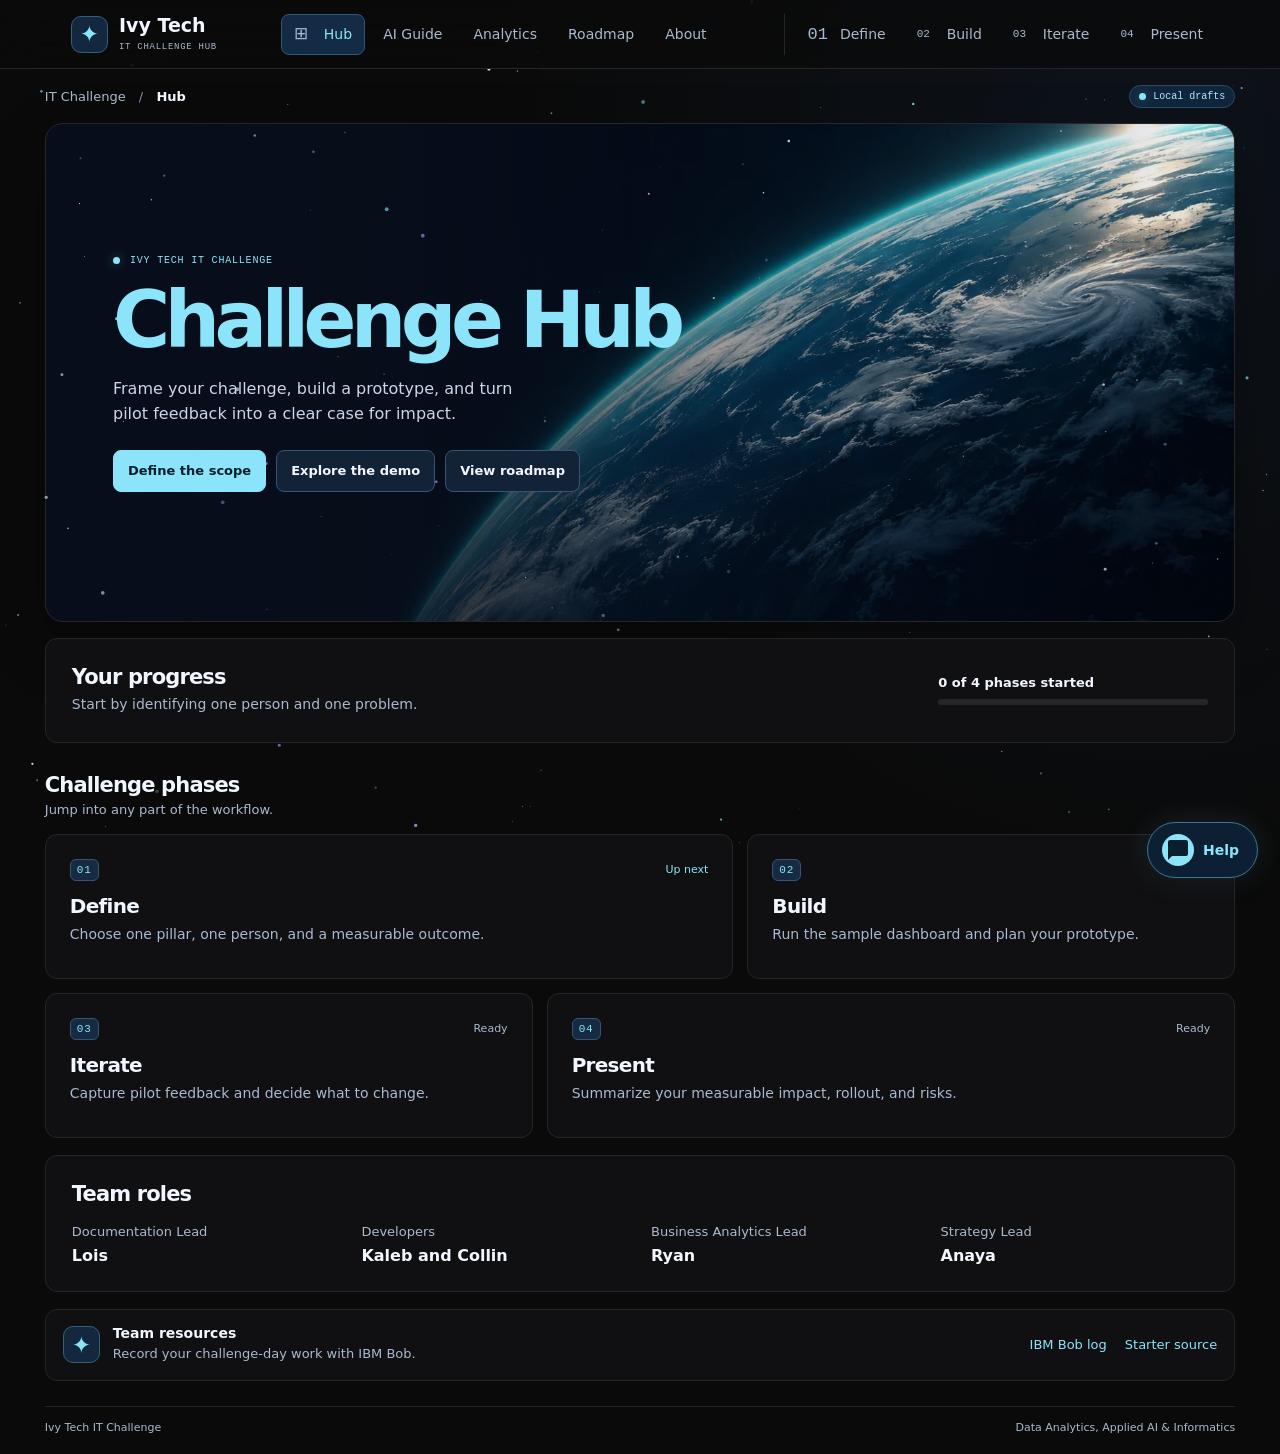
<file: index.html>
<!doctype html>
<html lang="en">
<head>
  <meta charset="utf-8">
  <meta name="viewport" content="width=device-width, initial-scale=1">
  <meta name="theme-color" content="#0a0a0a">
  <meta name="description" content="A team workspace for the Ivy Tech IT Challenge.">
  <title>Ivy Tech IT Challenge Hub</title>
  <link rel="stylesheet" href="styles.css">
  <script type="module" src="app.mjs"></script>
  <script type="module" src="starfield.mjs"></script>
  <script type="module" src="chatbot.mjs"></script>
  <script type="module" src="ai-guide.mjs"></script>
</head>
<body>
  <canvas class="starfield" id="starfield" aria-hidden="true"></canvas>
  <a class="skip" href="#main">Skip to content</a>
  <header class="site-header">
    <a class="brand" href="#overview"><span class="brand-mark" aria-hidden="true">✦</span><span>Ivy Tech<small>IT CHALLENGE HUB</small></span></a>
    <nav aria-label="Workspace">
      <a href="#overview"><span aria-hidden="true">⊞</span> Hub</a>
      <a href="#ai-guide">AI Guide</a>
      <a href="#analytics">Analytics</a>
      <a href="#roadmap">Roadmap</a>
      <a href="#about">About</a>
    </nav>
    <nav class="phase-nav" aria-label="Challenge phases">
      <a href="#define"><span aria-hidden="true">01</span> Define</a>
      <a href="#build"><span aria-hidden="true">02</span> Build</a>
      <a href="#iterate"><span aria-hidden="true">03</span> Iterate</a>
      <a href="#impact"><span aria-hidden="true">04</span> Present</a>
    </nav>
  </header>

  <main id="main" tabindex="-1">
    <header class="top-bar"><span>IT Challenge <b aria-hidden="true">/</b> <strong id="breadcrumb">Hub</strong></span><span class="pill"><i></i> Local drafts</span></header>
    <div class="page">
      <section data-view="overview" aria-labelledby="overview-title">
        <div class="hero">
          <div class="hero-content">
            <p class="eyebrow"><i></i> IVY TECH IT CHALLENGE</p>
            <h1 id="overview-title" tabindex="-1"><em>Challenge Hub</em></h1>
            <p class="hero-copy">Frame your challenge, build a prototype, and turn pilot feedback into a clear case for impact.</p>
            <div class="actions"><a class="button primary" id="hero-action" href="#define">Define the scope</a><a class="button secondary" id="hero-demo" href="#build">Explore the demo</a><a class="button secondary" href="#roadmap">View roadmap</a></div>
          </div>
        </div>

        <section class="hub-progress panel" aria-labelledby="progress-title" data-reveal>
          <div><h2 id="progress-title">Your progress</h2><p id="hub-next">Start by identifying one person and one problem.</p></div>
          <div class="progress-scale"><span id="draft-progress">0 of 4 phases started</span><progress id="phase-progress" aria-label="Challenge phases started" max="4" value="0"></progress></div>
        </section>

        <div class="section-heading"><div><h2>Challenge phases</h2><p>Jump into any part of the workflow.</p></div></div>
        <div class="phase-grid">
          <a class="phase-card" href="#define" data-reveal><div class="card-top"><span>01</span><span class="phase-status" data-phase-status="define">Ready</span></div><h3>Define</h3><p>Choose one pillar, one person, and a measurable outcome.</p></a>
          <a class="phase-card" href="#build" data-reveal><div class="card-top"><span>02</span><span class="phase-status" data-phase-status="build">Ready</span></div><h3>Build</h3><p>Run the sample dashboard and plan your prototype.</p></a>
          <a class="phase-card" href="#iterate" data-reveal><div class="card-top"><span>03</span><span class="phase-status" data-phase-status="iterate">Ready</span></div><h3>Iterate</h3><p>Capture pilot feedback and decide what to change.</p></a>
          <a class="phase-card" href="#impact" data-reveal><div class="card-top"><span>04</span><span class="phase-status" data-phase-status="impact">Ready</span></div><h3>Present</h3><p>Summarize your measurable impact, rollout, and risks.</p></a>
        </div>
        <section class="panel team-panel" aria-labelledby="team-title" data-reveal>
          <h2 id="team-title">Team roles</h2>
          <dl class="team-grid">
            <div><dt>Documentation Lead</dt><dd>Lois</dd></div>
            <div><dt>Developers</dt><dd>Kaleb and Collin</dd></div>
            <div><dt>Business Analytics Lead</dt><dd>Ryan</dd></div>
            <div><dt>Strategy Lead</dt><dd>Anaya</dd></div>
          </dl>
        </section>
        <div class="callout" data-reveal><span class="callout-mark" aria-hidden="true">✦</span><div><h3>Team resources</h3><p>Record your challenge-day work with IBM Bob.</p></div><div class="resource-links"><a href="BOB-LOG.md">IBM Bob log</a><a href="https://github.com/Indyexe/ivy-tech-it-challenge-2026">Starter source</a></div></div>
      </section>

      <section data-view="analytics" aria-labelledby="analytics-title" hidden>
        <div class="report-header">
          <div><p class="eyebrow">PROJECT PERFORMANCE</p><h1 id="analytics-title" tabindex="-1">Analytics</h1><p>Track delivery, check your target, and explore the sample dataset.</p></div>
          <a class="button secondary" href="#define">Edit measurement scope</a>
        </div>
        <div class="report-heading"><h2>Workspace activity</h2><span class="pill"><i></i> This browser</span></div>
        <dl class="metric-grid" aria-label="Workspace activity">
          <div class="panel metric"><dt>Phases started</dt><dd id="analytics-phases">0 / 4</dd><small>Based on saved activity</small></div>
          <div class="panel metric"><dt>Pilot observations</dt><dd id="analytics-feedback">0</dd><small>Feedback entries recorded</small></div>
          <div class="panel metric"><dt>Roadmap tasks</dt><dd id="analytics-tasks">0</dd><small>Checked off on the roadmap</small></div>
          <div class="panel metric"><dt>Impact statement</dt><dd id="analytics-impact" class="metric-text">Open</dd><small>Draft status</small></div>
        </dl>
        <article class="panel measurement-panel">
          <div class="report-heading"><h2>Outcome measurement</h2><span class="pill">Scope</span></div>
          <p class="muted" id="analytics-empty">Save a baseline and target in Define to see your measurement here.</p>
          <div id="analytics-scope" hidden>
            <p id="analytics-metric" class="measurement-name"></p>
            <dl class="measure-grid">
              <div><dt>Baseline</dt><dd id="analytics-baseline"></dd></div>
              <div><dt>Target</dt><dd id="analytics-target"></dd></div>
              <div><dt>Target change</dt><dd id="analytics-change"></dd></div>
            </dl>
          </div>
        </article>
        <article class="panel chart-panel analytics-chart">
          <div class="section-heading"><div><h2>Sample activity</h2><p>Practice data · illustrative weekly records</p></div><div class="segmented" role="group" aria-label="Analytics date range"><button type="button" data-weeks="6" aria-pressed="false">6 weeks</button><button type="button" data-weeks="12" aria-pressed="true">12 weeks</button></div></div>
          <dl class="measure-grid sample-metrics">
            <div><dt>Records</dt><dd id="analytics-records-total">—</dd></div>
            <div><dt>Completed</dt><dd id="analytics-records-completed">—</dd></div>
            <div><dt>Completion rate</dt><dd id="analytics-completion-rate">—</dd></div>
          </dl>
          <p class="muted" id="analytics-period-total">Selected sample weeks</p>
          <div class="chart" id="analytics-sample-chart" aria-hidden="true"></div>
          <details class="data-details"><summary>View weekly breakdown</summary><table><caption>Synthetic weekly records</caption><thead><tr><th scope="col">Week</th><th scope="col">Records</th><th scope="col">Completed</th></tr></thead><tbody id="analytics-sample-data"></tbody></table></details>
        </article>
      </section>

      <section data-view="roadmap" aria-labelledby="roadmap-title" hidden>
        <div class="report-header">
          <div><p class="eyebrow">DELIVERY PLAN</p><h1 id="roadmap-title" tabindex="-1">Roadmap</h1><p>Follow the project from initial scope to the live demo. Select a milestone to explore it.</p></div>
          <a class="button secondary" href="#analytics">View analytics</a>
        </div>
        <div class="panel roadmap-overview">
          <div><h2>Delivery progress</h2><p class="muted" id="roadmap-next">Next milestone: Define the scope</p></div>
          <div class="progress-scale"><span id="roadmap-count" aria-live="polite">0 of 12 tasks complete</span><progress id="roadmap-progress" aria-label="Roadmap tasks completed" max="12" value="0"></progress></div>
        </div>
        <section class="roadmap-timeline" aria-labelledby="timeline-title">
          <div class="report-heading"><h2 id="timeline-title">Project timeline</h2></div>
          <div class="timeline-track panel" role="tablist" aria-label="Project milestones">
            <button type="button" class="timeline-tab" id="milestone-define" role="tab" aria-selected="true" aria-controls="timeline-define"><span class="timeline-dot" aria-hidden="true">01</span><span class="timeline-label">Define</span><span class="timeline-state">Up next</span></button>
            <button type="button" class="timeline-tab" id="milestone-build" role="tab" aria-selected="false" aria-controls="timeline-build" tabindex="-1"><span class="timeline-dot" aria-hidden="true">02</span><span class="timeline-label">Build</span><span class="timeline-state">Planned</span></button>
            <button type="button" class="timeline-tab" id="milestone-iterate" role="tab" aria-selected="false" aria-controls="timeline-iterate" tabindex="-1"><span class="timeline-dot" aria-hidden="true">03</span><span class="timeline-label">Iterate</span><span class="timeline-state">Planned</span></button>
            <button type="button" class="timeline-tab" id="milestone-present" role="tab" aria-selected="false" aria-controls="timeline-present" tabindex="-1"><span class="timeline-dot" aria-hidden="true">04</span><span class="timeline-label">Present</span><span class="timeline-state">Planned</span></button>
          </div>

          <section class="panel timeline-detail" id="timeline-define" role="tabpanel" aria-labelledby="milestone-define" tabindex="0" data-milestone>
            <div class="timeline-detail-header"><div><p class="eyebrow">STRATEGY AND ANALYTICS</p><h3>Define the scope</h3><p>Agree on who you serve, what’s holding them back, and how you’ll measure improvement.</p></div><a class="button secondary" href="#define">Open Define</a></div>
            <p class="timeline-deliverable"><strong>Deliverable</strong> A scoped user story and a baseline and target for one outcome.</p>
            <details class="timeline-checklist"><summary>Milestone checklist <span class="milestone-count">0 / 3</span></summary><div class="milestone-body"><label><input type="checkbox" data-roadmap-task="scope-person">Identify the person served and the problem</label><label><input type="checkbox" data-roadmap-task="scope-story">Agree on a user story and acceptance criterion</label><label><input type="checkbox" data-roadmap-task="scope-metric">Record the metric, baseline, and target</label></div></details>
          </section>
          <section class="panel timeline-detail" id="timeline-build" role="tabpanel" aria-labelledby="milestone-build" tabindex="0" data-milestone hidden>
            <div class="timeline-detail-header"><div><p class="eyebrow">DEVELOPMENT</p><h3>Build the prototype</h3><p>Use IBM Bob to plan and build the smallest workflow someone can try from start to finish.</p></div><a class="button secondary" href="#build">Open Build</a></div>
            <p class="timeline-deliverable"><strong>Deliverable</strong> A working prototype committed to GitHub and a log of the work done with IBM Bob.</p>
            <details class="timeline-checklist"><summary>Milestone checklist <span class="milestone-count">0 / 3</span></summary><div class="milestone-body"><label><input type="checkbox" data-roadmap-task="build-plan">Plan the smallest usable workflow with IBM Bob</label><label><input type="checkbox" data-roadmap-task="build-demo">Run the prototype end to end</label><label><input type="checkbox" data-roadmap-task="build-commit">Commit the working prototype and update the Bob log</label></div></details>
          </section>
          <section class="panel timeline-detail" id="timeline-iterate" role="tabpanel" aria-labelledby="milestone-iterate" tabindex="0" data-milestone hidden>
            <div class="timeline-detail-header"><div><p class="eyebrow">ANALYTICS AND DEVELOPMENT</p><h3>Iterate with pilot feedback</h3><p>Watch a pilot user try the workflow, make one change based on what you observe, and retest it.</p></div><a class="button secondary" href="#iterate">Open Iterate</a></div>
            <p class="timeline-deliverable"><strong>Deliverable</strong> A revised prototype with a record of what changed and what the retest showed.</p>
            <details class="timeline-checklist"><summary>Milestone checklist <span class="milestone-count">0 / 3</span></summary><div class="milestone-body"><label><input type="checkbox" data-roadmap-task="iterate-pilot">Observe a pilot user attempting a task</label><label><input type="checkbox" data-roadmap-task="iterate-fix">Make one change based on the feedback</label><label><input type="checkbox" data-roadmap-task="iterate-retest">Retest the task and record the result</label></div></details>
          </section>
          <section class="panel timeline-detail" id="timeline-present" role="tabpanel" aria-labelledby="milestone-present" tabindex="0" data-milestone hidden>
            <div class="timeline-detail-header"><div><p class="eyebrow">DOCUMENTATION AND STRATEGY</p><h3>Present the impact</h3><p>Show how the prototype works, what you learned, and how the team would measure its impact.</p></div><a class="button secondary" href="#impact">Open Present</a></div>
            <p class="timeline-deliverable"><strong>Deliverable</strong> A rehearsed demo and a complete impact statement, README, and IBM Bob log.</p>
            <details class="timeline-checklist"><summary>Milestone checklist <span class="milestone-count">0 / 3</span></summary><div class="milestone-body"><label><input type="checkbox" data-roadmap-task="present-docs">Finalize the README and IBM Bob log</label><label><input type="checkbox" data-roadmap-task="present-impact">Review and export the impact statement</label><label><input type="checkbox" data-roadmap-task="present-demo">Rehearse the live demo and team handoffs</label></div></details>
          </section>
        </section>
        <p class="muted roadmap-note">Checklist progress is saved in this browser.</p>
      </section>

      <section data-view="about" aria-labelledby="about-title" hidden>
        <div class="report-header">
          <div><p class="eyebrow">IVY TECH IT CHALLENGE</p><h1 id="about-title" tabindex="-1">About the hub</h1><p>A team workspace for the Data Analytics, Applied AI &amp; Informatics track.</p></div>
        </div>
        <div class="about-layout">
          <article class="panel about-purpose"><p class="eyebrow">PURPOSE</p><h2>From problem to prototype</h2><p>We use the hub to agree on one problem, build a small working solution, learn from pilot users, and explain what the solution could improve.</p><a class="button secondary" href="#roadmap">Explore the roadmap</a></article>
          <article class="panel about-evidence"><p class="eyebrow">EVIDENCE</p><h2>How this workspace uses data</h2><p>Analytics shows saved work from this browser alongside a separate synthetic dataset for demonstration. The current scope sets the metric, baseline, and target.</p><a class="button secondary" href="#analytics">Open analytics</a></article>
        </div>
        <section class="panel team-panel" aria-labelledby="about-team-title">
          <h2 id="about-team-title">Meet the team</h2>
          <div id="about-team"></div>
        </section>
        <div class="callout"><span class="callout-mark" aria-hidden="true">✦</span><div><h3>Project resources</h3><p>Review the starter code and the team's IBM Bob development log.</p></div><div class="resource-links"><a href="BOB-LOG.md">IBM Bob log</a><a href="https://github.com/Indyexe/ivy-tech-it-challenge-2026">Starter source</a></div></div>
      </section>

      <section data-view="define" aria-labelledby="define-title" hidden>
        <div class="view-heading"><p class="eyebrow">PHASE 01</p><h1 id="define-title" tabindex="-1">Define the scope</h1><p>Fill this in with one strategic pillar, one specific person, and one measurable outcome.</p></div>
        <form id="scope-form" class="panel form-grid">
          <label>Strategic pillar<input name="pillar" maxlength="120" required></label>
          <label>Person served<input name="persona" maxlength="120" required></label>
          <label class="span-all">Problem to solve<textarea name="problem" rows="3" maxlength="600" required></textarea></label>
          <label class="span-all">Outcome metric<input name="metric" maxlength="120" required></label>
          <label>Baseline<input name="baseline" type="number" step="any" required></label>
          <label>Target value<input name="target" type="number" step="any" required></label>
          <label class="span-all">Unit<input name="unit" maxlength="40" placeholder="e.g. minutes or percentage points" required></label>
          <div class="span-all actions"><button class="button primary" type="submit">Save scope</button><a class="button secondary" href="#build">Go to Build <span aria-hidden="true">→</span></a></div>
        </form>
      </section>

      <section data-view="build" aria-labelledby="build-title" hidden>
        <div class="view-heading"><p class="eyebrow">PHASE 02</p><h1 id="build-title" tabindex="-1">Prototype workspace</h1><p>Try the chart controls with synthetic data. On challenge day, replace this demo with the end-to-end workflow you plan with IBM Bob.</p></div>
        <div class="stats" aria-label="Sample dataset summary">
          <article class="panel stat"><span>Total records</span><strong id="records-total">—</strong><small id="period-total">Selected weeks</small></article>
          <article class="panel stat"><span>Completed</span><strong id="records-completed">—</strong><small>Synthetic records</small></article>
          <article class="panel stat"><span>Completion rate</span><strong id="completion-rate">—</strong><small>Completed ÷ total records</small></article>
        </div>
        <article class="panel chart-panel">
          <div class="section-heading"><div><h2>Sample activity</h2><p>Synthetic weekly completion counts</p></div><div class="segmented" aria-label="Chart date range"><button type="button" data-weeks="6" aria-pressed="false">6 weeks</button><button type="button" data-weeks="12" aria-pressed="true">12 weeks</button></div></div>
          <div class="chart" id="sample-chart" aria-hidden="true"></div>
          <details class="data-details"><summary>View data table</summary><table><caption>Sample weekly records</caption><thead><tr><th scope="col">Week</th><th scope="col">Records</th><th scope="col">Completed</th></tr></thead><tbody id="sample-data"></tbody></table></details>
          <div class="actions"><button class="button primary" id="record-demo" type="button">Mark practice demo as run</button><a href="#iterate" class="button secondary">Go to Iterate <span aria-hidden="true">→</span></a></div>
        </article>
      </section>

      <section data-view="iterate" aria-labelledby="iterate-title" hidden>
        <div class="view-heading"><p class="eyebrow">PHASE 03</p><h1 id="iterate-title" tabindex="-1">Pilot feedback</h1><p>Record what a pilot user tried, where they got stuck, and what you decided to change.</p></div>
        <div class="split">
          <form id="feedback-form" class="panel form-grid">
            <label class="span-all">Task tested<input name="task" maxlength="120" required></label>
            <label class="span-all">Observation<textarea name="observation" rows="4" maxlength="600" required></textarea></label>
            <label class="span-all">Proposed change<textarea name="change" rows="3" maxlength="600" required></textarea></label>
            <div class="span-all actions"><button class="button primary" type="submit">Add feedback</button></div>
          </form>
          <article class="panel feedback-panel"><h2>Feedback log <span class="pill" id="feedback-count">0</span></h2><p class="muted" id="feedback-empty">Saved observations will appear here.</p><ul id="feedback-list" class="feedback-list"></ul><a class="button secondary" href="#impact">Go to Present <span aria-hidden="true">→</span></a></article>
        </div>
      </section>

      <section data-view="impact" aria-labelledby="impact-title" hidden>
        <div class="view-heading"><p class="eyebrow">PHASE 04</p><h1 id="impact-title" tabindex="-1">Impact Statement</h1><p>Describe the prototype, how you'd measure the change, what a statewide rollout takes, and the biggest risk.</p></div>
        <div class="split">
          <form id="impact-form" class="panel form-grid">
            <label class="span-all">Prototype summary<textarea name="solution" rows="3" maxlength="600" required></textarea></label>
            <label class="span-all">How you’ll measure impact<textarea name="measurement" rows="3" maxlength="600" required></textarea></label>
            <label class="span-all">Statewide rollout<textarea name="rollout" rows="3" maxlength="600" required></textarea></label>
            <label class="span-all">Top risk and mitigation<textarea name="risk" rows="3" maxlength="600" required></textarea></label>
            <div class="span-all actions"><button class="button primary" type="submit">Save impact draft</button></div>
          </form>
          <article class="panel preview-panel"><h2>Statement preview</h2><p class="muted">Uses the saved scope and impact draft.</p><pre id="impact-preview"></pre><button class="button secondary" id="export-impact" type="button">Download Markdown <span aria-hidden="true">↓</span></button></article>
        </div>
      </section>

      <section data-view="ai-guide" aria-labelledby="ai-guide-title" hidden>
        <div class="report-header">
          <div><p class="eyebrow">STUDENT AI LITERACY</p><h1 id="ai-guide-title" tabindex="-1">Responsible AI Guide</h1><p>Select a course to see its AI policy, check whether your planned use is allowed, and get tips for responsible practice.</p></div>
        </div>

        <div class="panel ai-guide-selector">
          <label for="course-select"><strong>Select a course</strong></label>
          <select id="course-select" class="course-select">
            <option value="">— Select a course —</option>
          </select>
        </div>

        <div id="policy-card"></div>
        <div id="tips-panel"></div>

        <div class="callout" data-reveal>
          <span class="callout-mark" aria-hidden="true">✦</span>
          <div>
            <h3>Beyond the Classroom</h3>
            <p>The same responsible-AI principles you practice here — disclose, verify, and think critically — apply directly to adopting AI tools in a small business. Understanding what AI can and cannot do, and how to use it ethically, is a workforce skill that travels with you.</p>
          </div>
        </div>
      </section>

      <footer>Ivy Tech IT Challenge <span>Data Analytics, Applied AI &amp; Informatics</span></footer>
    </div>
  </main>
  <p id="status" class="status" role="status" aria-live="polite"></p>

  <!-- ═══════════════════════════════════════════
       HELP CHATBOT
  ════════════════════════════════════════════ -->
  <button class="chat-launcher" id="chat-launcher" aria-label="Open help chatbot" aria-expanded="false" aria-controls="chat-panel" title="Need help?">
    <span class="chat-launcher-icon" aria-hidden="true">
      <svg width="24" height="24" viewBox="0 0 24 24" fill="none" xmlns="http://www.w3.org/2000/svg">
        <path d="M20 2H4C2.9 2 2 2.9 2 4V22L6 18H20C21.1 18 22 17.1 22 16V4C22 2.9 21.1 2 20 2Z" fill="currentColor"/>
        <circle cx="8" cy="10" r="1.2" fill="var(--ink)"/>
        <circle cx="12" cy="10" r="1.2" fill="var(--ink)"/>
        <circle cx="16" cy="10" r="1.2" fill="var(--ink)"/>
      </svg>
    </span>
    <span class="chat-launcher-label">Help</span>
    <span class="chat-notify" id="chat-notify" hidden aria-hidden="true"></span>
  </button>

  <aside class="chat-panel" id="chat-panel" aria-label="Help chatbot" aria-hidden="true" hidden>
    <header class="chat-header">
      <div class="chat-header-info">
        <span class="chat-header-icon" aria-hidden="true">✦</span>
        <div>
          <strong>Hub Assistant</strong>
          <span class="chat-status-label"><i></i> Online</span>
        </div>
      </div>
      <button class="chat-close" id="chat-close" aria-label="Close chatbot">
        <svg width="16" height="16" viewBox="0 0 16 16" fill="none" xmlns="http://www.w3.org/2000/svg">
          <path d="M2 2L14 14M14 2L2 14" stroke="currentColor" stroke-width="2" stroke-linecap="round"/>
        </svg>
      </button>
    </header>

    <div class="chat-messages" id="chat-messages" role="log" aria-live="polite" aria-label="Chat messages">
      <!-- messages injected by chatbot.mjs -->
    </div>

    <div class="chat-suggestions" id="chat-suggestions" aria-label="Quick questions">
      <button type="button" class="chat-suggestion" data-q="Can I use AI on my homework?">Can I use AI on my homework?</button>
      <button type="button" class="chat-suggestion" data-q="What is an integrity violation?">What is an integrity violation?</button>
      <button type="button" class="chat-suggestion" data-q="How do I cite AI tools?">How do I cite AI tools?</button>
      <button type="button" class="chat-suggestion" data-q="How do I use the AI Guide?">How do I use the AI Guide?</button>
    </div>

    <form class="chat-input-row" id="chat-form" autocomplete="off">
      <input
        type="text"
        class="chat-input"
        id="chat-input"
        name="message"
        placeholder="Ask me anything…"
        maxlength="300"
        autocomplete="off"
        aria-label="Message"
      >
      <button type="submit" class="chat-send" aria-label="Send message">
        <svg width="18" height="18" viewBox="0 0 18 18" fill="none" xmlns="http://www.w3.org/2000/svg">
          <path d="M16 9L2 2L5.5 9L2 16L16 9Z" fill="currentColor"/>
        </svg>
      </button>
    </form>
  </aside>

</body>
</html>
</file>
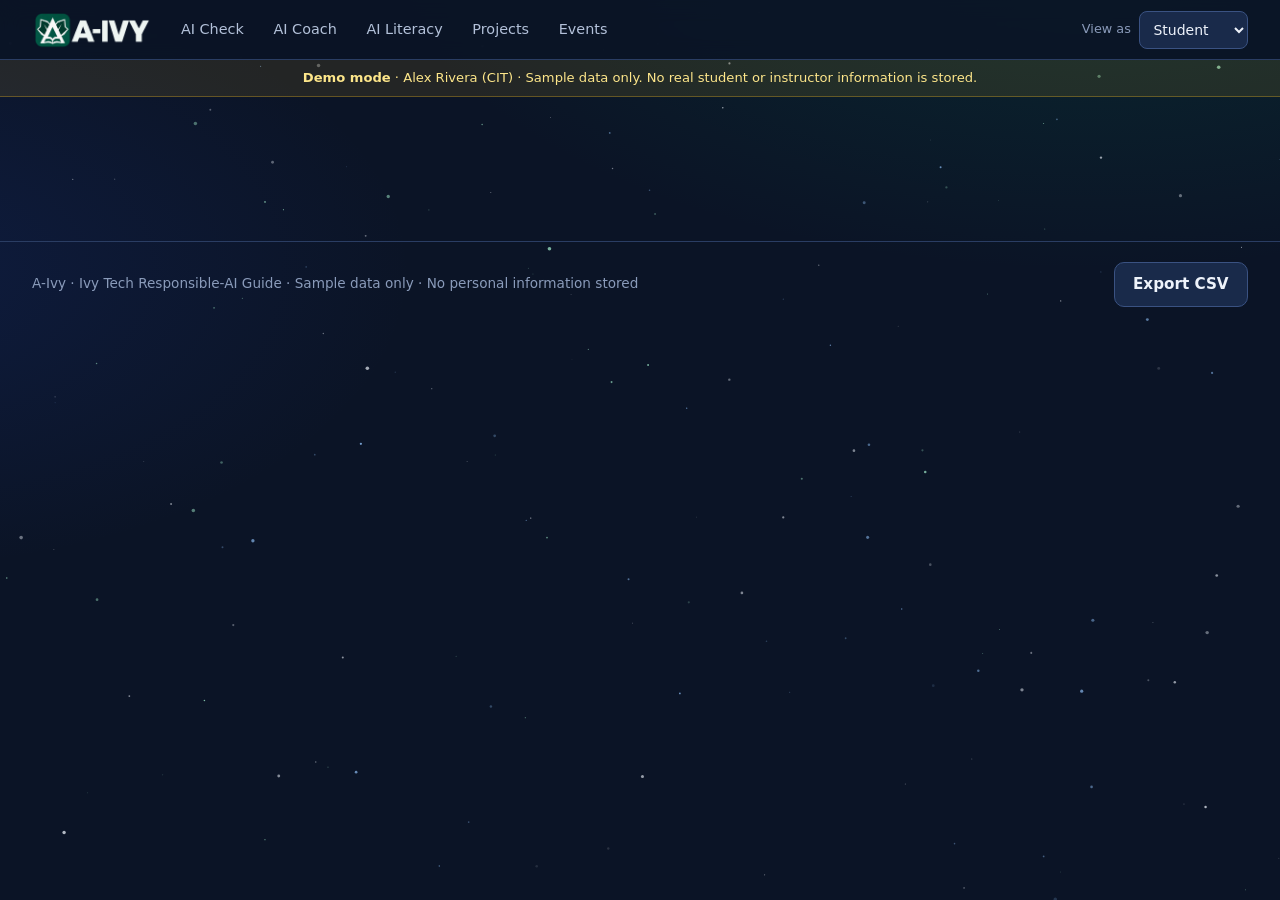
<file: opportunity-hub/index.html>
<!doctype html>
<html lang="en">
<head>
  <meta charset="utf-8">
  <meta name="viewport" content="width=device-width, initial-scale=1">
  <meta name="theme-color" content="#0B1426">
  <title>A-Ivy — Use AI with confidence and integrity</title>
  <link rel="stylesheet" href="styles.css">
  <script type="module" src="app.mjs"></script>
  <script type="module" src="starfield.mjs"></script>
</head>
<body>

<!-- Decorative starfield: sits behind everything and never takes clicks -->
<canvas id="starfield" aria-hidden="true"></canvas>

<a class="skip-link" href="#main">Skip to content</a>

<!-- ── Header ──────────────────────────────────────────────────────────────── -->
<header class="site-header">
  <a href="#ai-check" class="logo" aria-label="A-Ivy home">
    <img src="a-ivy-logo-white.webp" alt="A-Ivy logo" width="132" height="44">
  </a>

  <button class="menu-toggle" id="menu-toggle" type="button"
          aria-expanded="false" aria-controls="site-nav">
    <span class="menu-icon" aria-hidden="true"></span>
    <span class="menu-label">Menu</span>
  </button>

  <nav class="site-nav" id="site-nav" aria-label="Main navigation">
    <!-- Student nav -->
    <a href="#ai-check" class="student-only" data-nav="ai-check">AI Check</a>
    <a href="#ai-coach" class="student-only" data-nav="ai-coach">AI Coach</a>
    <a href="#literacy" class="student-only" data-nav="literacy">AI Literacy</a>
    <a href="#projects" class="student-only" data-nav="projects">Projects</a>
    <a href="#events"   class="student-only" data-nav="events">Events</a>
    <!-- Instructor nav -->
    <a href="#policies"         class="instructor-only" data-nav="policies">Course Policies</a>
    <a href="#literacy-results" class="instructor-only" data-nav="literacy-results">AI Literacy Results</a>
    <a href="#projects"         class="instructor-only" data-nav="projects">Projects</a>

    <div class="role-switcher">
      <label for="role-select">View as</label>
      <select id="role-select">
        <option value="student">Student</option>
        <option value="instructor">Instructor</option>
      </select>
    </div>
  </nav>
</header>

<!-- ── Demo banner ─────────────────────────────────────────────────────────── -->
<div class="demo-banner" role="note" id="demo-banner">
  <strong>Demo mode</strong> · <span id="demo-profile-name">Alex Rivera (CIT)</span> ·
  Sample data only. No real student or instructor information is stored.
</div>

<!-- ── Main content ────────────────────────────────────────────────────────── -->
<main id="main">

  <!-- ── AI Check (student home) ─────────────────────────────────────────── -->
  <section data-view="ai-check" aria-labelledby="ai-check-title" hidden>
    <div class="hero">
      <p class="eyebrow">Student · Responsible-AI Guide</p>
      <h1 id="ai-check-title" tabindex="-1">Know the AI rules for every class.</h1>
      <p class="hero-lead">
        Every syllabus has a different AI policy. Find your course, ask your question,
        and get the exact rule from your syllabus, plus what to do next.
      </p>
      <div class="hero-actions">
        <button type="button" class="btn btn-primary btn-lg" id="hero-check-btn">
          Check a course policy <span aria-hidden="true">→</span>
        </button>
        <a class="btn btn-ghost" href="#literacy">Earn your AI Literacy badge</a>
      </div>
    </div>

    <ol class="feature-grid" aria-label="How A-Ivy works">
      <li class="feature-card glow-card">
        <span class="feature-step" aria-hidden="true">1</span>
        <h2>Find your course</h2>
        <p>Search by course code or name. Your schedule shows first.</p>
      </li>
      <li class="feature-card glow-card">
        <span class="feature-step" aria-hidden="true">2</span>
        <h2>Ask your question</h2>
        <p>"Can I use AI to check my grammar?" Plain words are fine.</p>
      </li>
      <li class="feature-card glow-card">
        <span class="feature-step" aria-hidden="true">3</span>
        <h2>Get the rule + next step</h2>
        <p>See the syllabus quote, a tip, and a way to ask your instructor.</p>
      </li>
    </ol>

    <!-- Course search -->
    <div class="panel" id="course-finder">
      <div class="form-group">
        <label for="course-search">Find your course</label>
        <input type="search" id="course-search" autocomplete="off"
               placeholder="Search by course code or name, e.g. ENGL 111"
               aria-describedby="course-search-hint" aria-controls="course-list">
        <p id="course-search-hint" class="hint"><span id="course-count"></span></p>
      </div>
      <ul class="course-list" id="course-list" role="list"></ul>
      <p class="empty-state" id="course-empty" hidden>
        No course found. Check the course code, or ask your instructor.
      </p>
    </div>

    <!-- Course detail: moved inside whichever course card is open -->
    <div id="course-detail" class="course-detail" hidden>
      <div class="card-header">
        <h3 id="traffic-light-heading">AI use rules for this course</h3>
        <span class="last-updated" id="course-last-updated"></span>
      </div>
      <ul class="traffic-light" id="traffic-light" role="list" aria-labelledby="traffic-light-heading"></ul>
      <p class="hint" id="course-policy-label"></p>

      <form id="question-form" class="question-form" novalidate>
        <div class="form-group">
          <label for="question-input">Ask about AI on your assignment</label>
          <textarea id="question-input" name="question" rows="3"
                    placeholder="e.g. Can I use AI to brainstorm ideas for my essay?"
                    aria-describedby="question-hint"></textarea>
          <p id="question-hint" class="hint">Answers come only from this course's policy. No AI guessing.</p>
        </div>
        <div class="chips" aria-label="Example questions">
          <button type="button" class="chip" data-q="Can I use AI to check my grammar?">Can I use AI to check my grammar?</button>
          <button type="button" class="chip" data-q="Can AI help me outline?">Can AI help me outline?</button>
          <button type="button" class="chip" data-q="Can AI write my first draft?">Can AI write my first draft?</button>
        </div>
        <button type="submit" class="btn btn-primary">Check the policy <span aria-hidden="true">→</span></button>
      </form>

      <div id="answer-card" class="answer-card" hidden aria-live="polite"></div>
    </div>
  </section>

  <!-- ── AI Coach ────────────────────────────────────────────────────────── -->
  <section data-view="ai-coach" aria-labelledby="ai-coach-title" hidden>
    <div class="view-heading">
      <p class="eyebrow">Student · AI Coach</p>
      <h1 id="ai-coach-title" tabindex="-1">AI Coach</h1>
      <p>Describe your assignment. The coach shows good ways to use AI that your course allows, and what to avoid.</p>
    </div>

    <form class="panel" id="coach-form" novalidate>
      <div class="form-row">
        <div class="form-group">
          <label for="coach-course">Course</label>
          <select id="coach-course"></select>
        </div>
        <div class="form-group">
          <label for="coach-input">Your assignment, in plain words</label>
          <input type="text" id="coach-input" autocomplete="off"
                 placeholder="e.g. research paper on climate change">
        </div>
      </div>
      <div class="chips" aria-label="Example assignments">
        <button type="button" class="chip" data-coach="engl-111|Research paper on climate change">ENGL 111: research paper</button>
        <button type="button" class="chip" data-coach="csci-101|Python program for a grade calculator">CSCI 101: Python program</button>
        <button type="button" class="chip" data-coach="nurs-101|Study for my terminology quiz">NURS 101: quiz prep</button>
      </div>
      <button type="submit" class="btn btn-primary">Coach me <span aria-hidden="true">→</span></button>
      <p class="hint coach-note">The coach uses your course's policy and ready-made prompt templates. It doesn't send anything to an AI service.</p>
    </form>

    <div id="coach-result" class="coach-result" hidden aria-live="polite"></div>
  </section>

  <!-- ── AI Literacy (student) ───────────────────────────────────────────── -->
  <section data-view="literacy" aria-labelledby="literacy-title" hidden>
    <div class="view-heading">
      <p class="eyebrow">Student · AI Literacy</p>
      <h1 id="literacy-title" tabindex="-1">AI Responsible Use micro-certification</h1>
      <p>Answer 10 real-life scenarios. Get <strong id="pass-mark-label">8 of 10</strong> right to earn your badge.</p>
    </div>

    <div id="badge-earned" class="panel badge-panel glow-card" hidden></div>

    <form id="quiz-form" class="quiz" novalidate>
      <ol id="quiz-list" class="quiz-list"></ol>
      <button type="submit" class="btn btn-primary btn-lg">Check my answers <span aria-hidden="true">→</span></button>
    </form>

    <div id="quiz-result" class="answer-card" hidden aria-live="polite"></div>
  </section>

  <!-- ── Projects (both views) ───────────────────────────────────────────── -->
  <section data-view="projects" aria-labelledby="projects-title" hidden>
    <div class="view-heading">
      <p class="eyebrow student-only">Student · Projects</p>
      <p class="eyebrow instructor-only">Instructor · Projects</p>
      <h1 id="projects-title" tabindex="-1">Projects</h1>
      <p class="student-only">Hands-on projects where you can apply your skills, with AI use rules shown up front.</p>
      <p class="instructor-only">Projects your students can join, and the AI rules that apply to each.</p>
    </div>
    <div class="stub-notice panel"><p>Projects are coming next.</p></div>
  </section>

  <!-- ── Events (student) ────────────────────────────────────────────────── -->
  <section data-view="events" aria-labelledby="events-title" hidden>
    <div class="view-heading">
      <p class="eyebrow">Student · Events</p>
      <h1 id="events-title" tabindex="-1">Upcoming events</h1>
      <p>Career, campus, and enrollment events across Ivy Tech.</p>
    </div>
    <div class="events-toolbar">
      <label class="toggle">
        <input type="checkbox" id="events-mine">
        <span>Only show events for my program</span>
      </label>
      <span class="last-updated" id="events-updated"></span>
    </div>
    <ul class="event-list" id="event-list" role="list"></ul>
    <p class="empty-state" id="events-empty" hidden>No upcoming events match. Turn off the filter to see all events.</p>
  </section>

  <!-- ── Course Policies (instructor) ────────────────────────────────────── -->
  <section data-view="policies" aria-labelledby="policies-title" hidden>
    <div class="view-heading">
      <p class="eyebrow">Instructor · Course Policies</p>
      <h1 id="policies-title" tabindex="-1">Course AI policies</h1>
      <p>What students see for each course. Keep these current so students act on the right rules.</p>
    </div>
    <div id="policy-list" class="policy-list"></div>
  </section>

  <!-- ── AI Literacy Results (instructor) ────────────────────────────────── -->
  <section data-view="literacy-results" aria-labelledby="results-title" hidden>
    <div class="view-heading">
      <p class="eyebrow">Instructor · AI Literacy Results</p>
      <h1 id="results-title" tabindex="-1">Micro-certification results</h1>
      <p>Badges are logged automatically when a student passes the scenario check. No survey, no manual tracking.</p>
    </div>
    <div id="results" class="results"></div>
  </section>

</main>

<!-- ── Footer ──────────────────────────────────────────────────────────────── -->
<footer class="site-footer">
  <span>A-Ivy · Ivy Tech Responsible-AI Guide · Sample data only · No personal information stored</span>
  <button class="btn btn-secondary" id="export-csv-btn" type="button">Export CSV</button>
</footer>

<!-- ── Status (accessible live region) ─────────────────────────────────────── -->
<p id="status" class="status-bar" role="status" aria-live="polite" aria-atomic="true"></p>

</body>
</html>
</file>
<file: styles.css>
:root {
  color-scheme: dark;
  --bg: #0a0a0a;
  --panel: #101012;
  --line: #262626;
  --text: #f2f6ff;
  --muted: #aab9ce;
  --accent: #8be4f9;
  --ink: #09202c;
  --mono: "Cascadia Mono", "IBM Plex Mono", Consolas, monospace;
  font-family: Inter, "Segoe UI", system-ui, sans-serif;
  background: var(--bg);
  color: var(--text);
}

* { box-sizing: border-box; }
body { margin: 0; min-height: 100vh; background: radial-gradient(ellipse at 90% 10%, #12203366, transparent 40%); }
.starfield { position: fixed; inset: 0; width: 100%; height: 100%; pointer-events: none; z-index: 1; }
[hidden] { display: none !important; }
a { color: inherit; text-decoration: none; }
button, input, textarea { font: inherit; }
button { color: inherit; cursor: pointer; }
button:disabled { cursor: default; opacity: .65; }
:focus-visible { outline: 2px solid var(--accent); outline-offset: 4px; }
.skip { position: fixed; left: 1rem; top: 1rem; transform: translateY(-200%); z-index: 6; padding: .75rem 1rem; background: var(--accent); color: var(--ink); }
.skip:focus { transform: none; }
h1, h2, h3, p { margin: 0; }
p { line-height: 1.6; }
.eyebrow, .brand small, .card-top { font-family: var(--mono); letter-spacing: .08em; }
.site-header {
  position: sticky;
  z-index: 5;
  top: 0;
  display: flex;
  align-items: center;
  justify-content: space-between;
  gap: 14px;
  min-height: 69px;
  padding: 10px max(clamp(18px, 5vw, 74px), calc((100vw - 1370px) / 2));
  border-bottom: 1px solid var(--line);
  background: #0b0b0bea;
  backdrop-filter: blur(18px) saturate(135%);
}
@supports (backdrop-filter: blur(1px)) {
  .site-header { background: #0b0b0bc9; }
}
.brand { display: flex; align-items: center; gap: 11px; font-weight: 750; font-size: 19px; line-height: 1.15; padding-left: 7px; }
.brand small { display: block; margin-top: 5px; font-size: 9px; color: var(--muted); font-weight: 500; }
.brand-mark, .callout-mark { display: grid; place-items: center; width: 37px; height: 37px; flex: 0 0 auto; border: 1px solid #376078; border-radius: 10px; background: #13283e; color: var(--accent); font-size: 23px; }
nav { display: flex; gap: 5px; }
nav a { display: flex; align-items: center; gap: 12px; padding: 11px 12px; color: var(--muted); font-size: 14px; border: 1px solid transparent; border-radius: 8px; }
nav a span { font: 11px var(--mono); min-width: 18px; color: #a6bad5; }
nav a:first-child span { font-size: 17px; line-height: 1; }
nav a:hover, nav a[aria-current="page"] { color: var(--accent); border-color: #345576; background: #142b45; }
.phase-nav { border-left: 1px solid var(--line); padding-left: 10px; }
i { display: inline-block; width: 7px; height: 7px; flex: 0 0 7px; border-radius: 50%; background: var(--accent); box-shadow: 0 0 12px #70d4ff70; }
main { min-width: 0; }
.top-bar { min-height: 54px; max-width: 1420px; margin: auto; padding: 10px clamp(20px, 3.5vw, 51px); display: flex; justify-content: space-between; align-items: center; gap: 10px; color: var(--muted); font-size: 13px; }
.top-bar b { padding: 0 9px; color: #7794b3; font-weight: 400; }
.top-bar strong { color: var(--text); font-weight: 600; }
.pill { display: inline-flex; gap: 7px; align-items: center; color: #b2e9ff; padding: 5px 9px; border-radius: 999px; background: #10253b; border: 1px solid #2b4b63; font: 10px var(--mono); white-space: nowrap; }
.page { max-width: 1420px; margin: auto; padding: 0 clamp(20px, 3.5vw, 51px); }
.hero {
  --hero-scrim: linear-gradient(90deg, #080e1bf5 0%, #080e1bd9 30%, #080e1b65 57%, #080e1b08 100%);
  min-height: clamp(400px, 39vw, 520px);
  display: flex;
  align-items: center;
  border: 1px solid var(--line);
  border-radius: 18px;
  background: var(--hero-scrim), url("orbital-horizon.webp") center 54% / cover no-repeat, radial-gradient(ellipse at right, #214968, #0b1323 64%);
  box-shadow: 0 24px 60px #0004;
}
.hero-content { padding: clamp(24px, 5.25vw, 77px); }
.hero-content, .section-heading, .panel, .phase-card, .callout, .top-bar, .view-heading, footer { position: relative; z-index: 2; }
.eyebrow { display: flex; align-items: center; gap: 10px; color: var(--accent); font-size: 10px; line-height: 1.5; }
.hero h1 { margin: 14px 0 16px; font-size: clamp(47px, 6.1vw, 96px); line-height: .99; letter-spacing: -.073em; font-weight: 760; }
.hero h1 em { color: var(--accent); font-style: normal; }
.hero-copy { max-width: 42ch; color: #c9d7e9; font-size: 16px; }
.actions { display: flex; flex-wrap: wrap; gap: 10px; align-items: center; }
.hero .actions { margin-top: 23px; }
.button { display: inline-flex; align-items: center; justify-content: center; gap: 10px; min-height: 42px; padding: 9px 14px; border: 1px solid #385473; border-radius: 8px; font-size: 13px; font-weight: 650; }
.primary { background: var(--accent); border-color: var(--accent); color: var(--ink); }
.primary:hover:not(:disabled) { background: #b9efff; }
.secondary { background: #122237; color: var(--text); }
.secondary:hover { background: #203c55; }
.section-heading { display: flex; justify-content: space-between; align-items: center; gap: 12px; margin: 30px 0 14px; }
.section-heading h2, .panel h2 { font-size: 21px; letter-spacing: -.04em; }
.section-heading p, .muted, .callout p { color: var(--muted); font-size: 13px; margin-top: 3px; }
.hub-progress { display: grid; grid-template-columns: 1fr minmax(180px, 270px); gap: 22px; align-items: center; margin-top: 16px; }
.hub-progress p { color: var(--muted); margin-top: 4px; font-size: 14px; }
.progress-scale { display: grid; gap: 9px; font-size: 13px; font-weight: 600; color: var(--text); }
progress { width: 100%; height: 6px; border: 0; border-radius: 10px; overflow: hidden; background: var(--line); accent-color: var(--accent); }
progress::-webkit-progress-bar { background: var(--line); border-radius: 10px; }
progress::-webkit-progress-value { background: linear-gradient(90deg, #628afa, var(--accent)); border-radius: 10px; }
progress::-moz-progress-bar { background: linear-gradient(90deg, #628afa, var(--accent)); border-radius: 10px; }
.phase-grid { display: grid; grid-template-columns: repeat(12, minmax(0, 1fr)); gap: 14px; }
.phase-card, .panel, .callout {
  --card-glow: #6bbbf545;
  border: 1px solid var(--line);
  border-radius: 12px;
  background: var(--panel);
  transition: border-color .2s, box-shadow .2s, transform .2s;
}
.phase-card:hover, .phase-card:focus-visible, .panel:hover, .panel:focus-within, .callout:hover, .callout:focus-within {
  background: radial-gradient(ellipse 290px 190px at var(--glow-x, 50%) var(--glow-y, 15%), var(--card-glow), transparent), var(--panel);
  border-color: #496278;
}
.phase-card { display: block; grid-column: span 5; min-height: 145px; padding: clamp(16px, 2.5vw, 24px); }
.phase-card:nth-child(4n + 1), .phase-card:nth-child(4n + 4) { grid-column: span 7; --card-glow: #5d88f64b; }
.phase-card:hover { transform: translateY(-2px); box-shadow: 0 10px 34px #0006; }
.card-top { display: flex; justify-content: space-between; align-items: center; color: var(--accent); font-size: 11px; }
.card-top span:first-child { border: 1px solid #365576; border-radius: 6px; padding: 4px 6px; background: #162a42; }
.phase-status { color: var(--muted); font: 11px/1.3 "Segoe UI", system-ui, sans-serif; letter-spacing: 0; text-align: right; }
.phase-status[data-state="started"], .phase-status[data-state="next"] { color: var(--accent); }
.phase-card h3 { margin: 13px 0 5px; font-size: 20px; letter-spacing: -.035em; }
.phase-card p { color: var(--muted); font-size: 14px; }
.team-panel { margin-top: 17px; }
.team-grid { display: grid; grid-template-columns: repeat(4, minmax(0, 1fr)); gap: 14px 22px; margin: 16px 0 0; }
.team-grid dt { color: var(--muted); font-size: 13px; line-height: 1.5; }
.team-grid dd { margin: 4px 0 0; color: var(--text); font-size: 16px; font-weight: 650; }
.callout { display: flex; align-items: center; padding: 15px 17px; gap: 13px; margin-top: 17px; }
.callout h3 { font-size: 14px; }
.resource-links { display: flex; flex-wrap: wrap; gap: 8px 18px; margin-left: auto; }
.callout a { padding-block: 8px; white-space: nowrap; color: var(--accent); font-size: 13px; }
.callout a:hover { text-decoration: underline; }
.view-heading { padding: 10px 0 22px; max-width: 760px; }
.view-heading h1 { font-size: clamp(33px, 5vw, 58px); line-height: 1.05; letter-spacing: -.065em; margin: 8px 0 10px; }
.view-heading > p:last-child { color: var(--muted); font-size: 15px; }
.panel { padding: clamp(16px, 2.5vw, 26px); min-width: 0; }
.form-grid, .split, .stats { display: grid; grid-template-columns: repeat(2, minmax(0, 1fr)); gap: 16px; }
.form-grid { align-content: start; }
#scope-form { max-width: 760px; }
.span-all { grid-column: 1 / -1; }
label { display: grid; gap: 7px; color: #d5e1f3; font-size: 13px; font-weight: 600; }
input, textarea { background: #0a1322; border: 1px solid #374e6b; color: var(--text); border-radius: 7px; padding: 10px; min-width: 0; width: 100%; font-weight: 400; }
input::placeholder, textarea::placeholder { color: #a5b5cc; }
textarea { resize: vertical; }
.stats { grid-template-columns: repeat(3, minmax(0, 1fr)); }
.stat { display: grid; gap: 5px; font-size: 13px; }
.stat strong { color: var(--accent); font-size: clamp(25px, 4vw, 40px); letter-spacing: -.045em; }
.stat small { color: var(--muted); }
.chart-panel { margin-top: 16px; }
.chart-panel .section-heading { margin-top: 0; }
.segmented { display: flex; flex-wrap: wrap; padding: 3px; gap: 3px; border: 1px solid var(--line); border-radius: 8px; background: #0a1322; }
.segmented button { background: transparent; border: 0; border-radius: 5px; padding: 7px 9px; font-size: 12px; }
.segmented button[aria-pressed="true"] { color: var(--accent); background: #1b354e; }
.chart { display: flex; height: 210px; align-items: stretch; gap: clamp(4px, 1vw, 11px); padding: 13px 6px 0; background: repeating-linear-gradient(to top, transparent 0 24%, #4b628255 24.5% 25%); }
.chart-column { flex: 1; display: flex; min-width: 0; flex-direction: column; justify-content: flex-end; gap: 6px; align-items: center; }
.chart-bar { width: min(100%, 48px); background: linear-gradient(0deg, #3b69c4, #84e5fa); border-radius: 5px 5px 0 0; }
.chart-column span { color: var(--muted); font: 9px var(--mono); white-space: nowrap; }
.data-details { margin: 17px 0; color: var(--muted); font-size: 13px; }
summary { width: fit-content; cursor: pointer; color: #b2e9ff; }
table { border-collapse: collapse; width: 100%; margin-top: 10px; text-align: left; }
caption { text-align: left; margin-bottom: 7px; }
th, td { border-bottom: 1px solid var(--line); padding: 7px; }
.feedback-panel h2 { display: flex; gap: 9px; align-items: center; }
.feedback-list { list-style: none; padding: 0; margin: 12px 0; display: grid; gap: 9px; }
.feedback-list li { border: 1px solid var(--line); border-radius: 8px; padding: 11px; background: #0a1322; overflow-wrap: anywhere; }
.feedback-list h3 { font-size: 14px; margin-bottom: 5px; }
.feedback-list p { color: var(--muted); font-size: 13px; white-space: pre-wrap; }
.feedback-list p + p { margin-top: 4px; }
.preview-panel pre { white-space: pre-wrap; overflow-wrap: anywhere; max-height: 360px; overflow: auto; padding: 13px; border: 1px solid var(--line); border-radius: 8px; background: #0a1322; color: #c2dff4; font: 12px/1.55 var(--mono); }
footer { display: flex; justify-content: space-between; flex-wrap: wrap; gap: 6px 14px; margin-top: 25px; padding: 14px 0 20px; border-top: 1px solid var(--line); color: var(--muted); font-size: 11px; }

.report-header, .report-heading { position: relative; z-index: 2; display: flex; justify-content: space-between; align-items: flex-end; gap: 16px; }
.report-header {
  padding: clamp(24px, 4vw, 49px);
  margin: 5px 0 25px;
  border: 1px solid #314257;
  border-radius: 18px;
  background: linear-gradient(95deg, #101924 30%, #0b131dbd 68%, #0b131d90), url("orbital-horizon.webp") right 32% / cover;
}
.report-header h1 { margin: 6px 0 8px; font-size: clamp(38px, 5.6vw, 76px); line-height: 1.03; letter-spacing: -.068em; }
.report-header p:last-child { max-width: 62ch; color: #ccd9e8; font-size: 16px; }
.report-header .button { flex-shrink: 0; }
.report-heading { margin: 23px 0 11px; align-items: center; flex-wrap: wrap; }
.report-heading h2 { font-size: clamp(19px, 2.4vw, 25px); letter-spacing: -.04em; }
.panel .report-heading { margin-top: 0; }
.metric-grid { display: grid; grid-template-columns: repeat(4, minmax(0, 1fr)); gap: 13px; margin: 0; }
.metric dt, .measure-grid dt { color: #b6c8dc; font-size: 13px; font-weight: 600; }
.metric dd { margin: 6px 0; font-size: clamp(25px, 4vw, 43px); font-weight: 700; color: var(--text); letter-spacing: -.055em; line-height: 1.12; font-variant-numeric: tabular-nums; }
.metric dd.metric-text { color: var(--accent); }
.metric small { color: var(--muted); font-size: 12px; }
.measurement-panel { margin-top: 16px; }
.measurement-name { color: #dce8f6; font-weight: 650; margin-bottom: 12px; overflow-wrap: anywhere; }
.measure-grid { display: grid; grid-template-columns: repeat(3, minmax(0, 1fr)); gap: 12px; margin: 0; }
.measure-grid > div { border-left: 2px solid #37566f; padding: 3px 0 3px 12px; min-width: 0; }
.measure-grid dd { margin: 5px 0 0; font-size: clamp(17px, 2.7vw, 29px); font-variant-numeric: tabular-nums; font-weight: 700; letter-spacing: -.035em; overflow-wrap: anywhere; }
.measure-grid > div:last-child dd { color: var(--accent); }
.analytics-chart .chart { margin-top: 12px; height: clamp(160px, 27vw, 300px); }
.sample-metrics { margin-bottom: 12px; }

.roadmap-overview { display: grid; grid-template-columns: 1fr minmax(160px, 280px); gap: 20px; align-items: center; }
.timeline-track.panel { display: grid; grid-template-columns: repeat(4, minmax(0, 1fr)); padding: 20px; }
.timeline-track::before { content: ""; position: absolute; top: 42px; left: 12.5%; right: 12.5%; height: 1px; background: linear-gradient(90deg, #75bdd7, #3a536b 35%, #3a536b); pointer-events: none; }
.timeline-tab { position: relative; display: grid; justify-items: center; gap: 5px; min-width: 0; padding: 0 8px 8px; border: 0; border-radius: 10px; background: none; }
.timeline-dot { display: grid; place-items: center; width: 44px; height: 44px; margin-bottom: 3px; border: 1px solid #465a72; border-radius: 50%; background: #101a29; color: #d7e3f4; font: 13px var(--mono); transition: box-shadow .2s, background .2s; }
.timeline-label { font-size: 15px; font-weight: 700; }
.timeline-state { font-size: 12px; color: var(--muted); }
.timeline-tab[data-state="complete"] .timeline-state { color: #b4f0d4; }
.timeline-tab[data-state="complete"] .timeline-dot { border-color: #559b80; background: #123128; color: #b4f0d4; }
.timeline-tab[data-state="next"] .timeline-state { color: var(--accent); }
.timeline-tab:hover .timeline-dot { box-shadow: 0 0 0 5px #8be4f91a; }
.timeline-tab[aria-selected="true"] .timeline-dot { background: var(--accent); color: var(--ink); border-color: var(--accent); box-shadow: 0 0 22px #8be4f940; }
.timeline-tab[aria-selected="true"] .timeline-label { color: var(--accent); }
.timeline-detail { margin-top: 12px; }
.timeline-detail-header { display: flex; justify-content: space-between; align-items: flex-start; gap: 15px; }
.timeline-detail-header h3 { margin: 5px 0; font-size: clamp(22px, 3.1vw, 30px); letter-spacing: -.04em; }
.timeline-detail-header p:last-child { max-width: 70ch; color: var(--muted); }
.timeline-detail-header .button { white-space: nowrap; margin-top: 5px; }
.timeline-deliverable { margin: 16px 0; padding: 10px 13px; border-left: 2px solid #4a89aa; background: #142133; color: #d6e5f4; font-size: 14px; }
.timeline-deliverable strong { color: var(--accent); margin-right: 7px; }
.timeline-checklist summary { padding: 4px 0; font-size: 14px; }
.milestone-count { margin-left: 7px; color: var(--muted); font: 12px var(--mono); }
.milestone-body { display: grid; gap: 3px; padding-top: 6px; }
.milestone-body label { display: flex; align-items: center; gap: 10px; padding: 8px; border-radius: 7px; min-height: 40px; cursor: pointer; }
.milestone-body label:hover { background: #17212c; }
.milestone-body input[type="checkbox"] { flex: 0 0 auto; width: 17px; height: 17px; margin: 0; accent-color: var(--accent); cursor: pointer; }
.roadmap-note { position: relative; z-index: 2; margin-top: 12px; }

.about-layout { display: grid; grid-template-columns: 1.25fr 1fr; gap: 15px; }
.about-layout .panel { display: flex; flex-direction: column; align-items: flex-start; gap: 8px; }
.about-layout .panel > p:not(.eyebrow) { color: var(--muted); }
.about-layout .button { margin-top: auto; }
.about-layout h2 { margin: 2px 0; }

.status { position: fixed; z-index: 4; right: 16px; bottom: 16px; max-width: calc(100vw - 32px); margin: 0; padding: 10px 14px; background: #1c354a; border: 1px solid #52789d; border-radius: 8px; font-size: 13px; }
.status:empty { display: none; }
html { scroll-padding-top: 90px; }

@media (max-width: 1080px) {
  .phase-nav { display: none; }
}

@media (max-width: 720px) {
  html { scroll-padding-top: 124px; }
  .site-header { display: grid; grid-template-columns: minmax(0, 1fr); padding: 10px 16px 6px; gap: 6px; }
  nav { display: grid; grid-template-columns: repeat(4, minmax(0, 1fr)); gap: 3px; }
  nav a { justify-content: center; padding: 8px 2px; min-height: 40px; font-size: 12px; }
  nav a span { display: none; }
  .top-bar { min-height: 45px; }
  .hero { --hero-scrim: linear-gradient(90deg, #080e1bf5 0%, #080e1bc8 52%, #080e1b38 100%); min-height: 360px; background-position: center, 62% center, center; }
  .hero h1 { font-size: clamp(37px, 9.6vw, 68px); }
  .hub-progress { grid-template-columns: 1fr; gap: 13px; }
  .split { grid-template-columns: 1fr; }
  .phase-grid { grid-template-columns: repeat(2, minmax(0, 1fr)); }
  .team-grid { grid-template-columns: repeat(2, minmax(0, 1fr)); }
  .report-header { flex-direction: column; align-items: flex-start; }
  .metric-grid { grid-template-columns: repeat(2, minmax(0, 1fr)); }
  .roadmap-overview, .about-layout { grid-template-columns: 1fr; }
  .phase-card.phase-card { grid-column: span 1; }
  .stats { gap: 7px; }
  .stat { padding: 9px; font-size: 11px; }
  .stat small { font-size: 9px; }
  .chart-column:nth-child(even) span { visibility: hidden; }
  .callout { flex-wrap: wrap; }
  .resource-links { margin-left: 50px; }
}

@media (max-width: 620px) {
  .timeline-track.panel { grid-template-columns: 1fr; padding: 13px; }
  .timeline-track::before { top: 38px; bottom: 38px; left: 39px; right: auto; height: auto; width: 1px; background: linear-gradient(#75bdd7, #3a536b 50%); }
  .timeline-tab { grid-template-columns: 36px 1fr auto; justify-items: start; align-items: center; gap: 10px; min-height: 50px; padding: 7px 8px; }
  .timeline-dot { width: 36px; height: 36px; margin-bottom: 0; }
  .timeline-state { justify-self: end; text-align: right; }
  .timeline-detail-header { flex-direction: column; }
}

@media (max-width: 360px) {
  .hero-content { padding-inline: 17px; }
  .phase-grid, .form-grid { grid-template-columns: 1fr; }
  .resource-links { margin-left: 0; }
  .measure-grid { grid-template-columns: 1fr; }
}

@media (prefers-reduced-motion: reduce) {
  *, *::before, *::after { transition: none !important; }
  .phase-card:hover { transform: none; }
}


/* ══════════════════════════════════════════════════════
   HELP CHATBOT
══════════════════════════════════════════════════════ */

/* ── Launcher button ── */
.chat-launcher {
  position: fixed;
  z-index: 10;
  right: 22px;
  bottom: 22px;
  display: flex;
  align-items: center;
  gap: 9px;
  padding: 11px 18px 11px 14px;
  border: 1px solid #3a7899;
  border-radius: 999px;
  background: #0d2033;
  color: var(--accent);
  font-size: 14px;
  font-weight: 650;
  box-shadow: 0 0 28px #8be4f922, 0 6px 20px #00000066;
  cursor: pointer;
  transition: background .2s, box-shadow .2s, border-color .2s, transform .2s;
  backdrop-filter: blur(14px);
}
.chat-launcher:hover {
  background: #122d45;
  border-color: var(--accent);
  box-shadow: 0 0 40px #8be4f940, 0 8px 28px #00000088;
  transform: translateY(-2px);
}
.chat-launcher-icon {
  display: flex;
  align-items: center;
  justify-content: center;
  width: 32px;
  height: 32px;
  flex: 0 0 32px;
  border-radius: 50%;
  background: var(--accent);
  color: var(--ink);
}
.chat-notify {
  position: absolute;
  top: 4px;
  right: 4px;
  width: 10px;
  height: 10px;
  border-radius: 50%;
  background: #ff4d6d;
  border: 2px solid #0d2033;
  animation: chat-pulse 2s ease infinite;
}
@keyframes chat-pulse {
  0%, 100% { box-shadow: 0 0 0 0 #ff4d6d55; }
  50%       { box-shadow: 0 0 0 5px #ff4d6d00; }
}

/* ── Panel ── */
.chat-panel {
  position: fixed;
  z-index: 11;
  right: 22px;
  bottom: 88px;
  width: min(400px, calc(100vw - 32px));
  height: min(600px, calc(100svh - 120px));
  display: flex;
  flex-direction: column;
  border: 1px solid #3a7899;
  border-radius: 18px;
  background: #090f18f2;
  backdrop-filter: blur(26px) saturate(140%);
  box-shadow: 0 0 60px #8be4f91a, 0 20px 60px #00000099, inset 0 1px 0 #ffffff0a;
  overflow: hidden;
  transform-origin: bottom right;
  /* open/close animation driven by JS class */
  opacity: 0;
  transform: scale(.93) translateY(16px);
  transition: opacity .22s cubic-bezier(.4,0,.2,1), transform .22s cubic-bezier(.4,0,.2,1);
  pointer-events: none;
}
.chat-panel.chat-open {
  opacity: 1;
  transform: scale(1) translateY(0);
  pointer-events: auto;
}

/* subtle scanning line overlay */
.chat-panel::before {
  content: "";
  position: absolute;
  inset: 0;
  background: repeating-linear-gradient(
    to bottom,
    transparent 0,
    transparent 3px,
    #8be4f904 3px,
    #8be4f904 4px
  );
  pointer-events: none;
  z-index: 0;
  border-radius: inherit;
}

/* ── Header ── */
.chat-header {
  position: relative;
  z-index: 1;
  display: flex;
  align-items: center;
  justify-content: space-between;
  gap: 12px;
  padding: 14px 16px;
  border-bottom: 1px solid #1e3a52;
  background: linear-gradient(90deg, #0d1f31cc, #091422cc);
  flex-shrink: 0;
}
.chat-header-info {
  display: flex;
  align-items: center;
  gap: 11px;
}
.chat-header-icon {
  display: grid;
  place-items: center;
  width: 36px;
  height: 36px;
  flex: 0 0 36px;
  border: 1px solid #3a7899;
  border-radius: 10px;
  background: #122d45;
  color: var(--accent);
  font-size: 20px;
}
.chat-header strong {
  display: block;
  font-size: 15px;
  letter-spacing: -.02em;
  color: var(--text);
}
.chat-status-label {
  display: flex;
  align-items: center;
  gap: 6px;
  font-size: 11px;
  font-family: var(--mono);
  color: var(--accent);
}
.chat-close {
  display: grid;
  place-items: center;
  width: 32px;
  height: 32px;
  border: 1px solid #1e3a52;
  border-radius: 8px;
  background: transparent;
  color: var(--muted);
  transition: background .15s, color .15s;
  flex-shrink: 0;
}
.chat-close:hover {
  background: #1b3348;
  color: var(--text);
}

/* ── Messages ── */
.chat-messages {
  position: relative;
  z-index: 1;
  flex: 1;
  overflow-y: auto;
  padding: 16px 14px;
  display: flex;
  flex-direction: column;
  gap: 12px;
  scroll-behavior: smooth;
}
.chat-messages::-webkit-scrollbar { width: 4px; }
.chat-messages::-webkit-scrollbar-track { background: transparent; }
.chat-messages::-webkit-scrollbar-thumb { background: #2a4a62; border-radius: 4px; }

.chat-msg {
  display: flex;
  gap: 9px;
  max-width: 86%;
  animation: chat-msg-in .2s cubic-bezier(.4,0,.2,1) both;
}
@keyframes chat-msg-in {
  from { opacity: 0; transform: translateY(8px); }
  to   { opacity: 1; transform: translateY(0); }
}
.chat-msg.bot  { align-self: flex-start; }
.chat-msg.user { align-self: flex-end; flex-direction: row-reverse; }

.chat-avatar {
  flex: 0 0 28px;
  width: 28px;
  height: 28px;
  display: grid;
  place-items: center;
  border-radius: 50%;
  font-size: 13px;
  margin-top: 2px;
}
.chat-msg.bot  .chat-avatar { background: #122d45; border: 1px solid #3a7899; color: var(--accent); }
.chat-msg.user .chat-avatar { background: #1b354e; border: 1px solid #476f8a; color: var(--text); }

.chat-bubble {
  padding: 10px 13px;
  border-radius: 14px;
  font-size: 13.5px;
  line-height: 1.6;
  overflow-wrap: break-word;
  position: relative;
}
.chat-msg.bot  .chat-bubble {
  background: #0e1f30;
  border: 1px solid #1f3d56;
  color: var(--text);
  border-radius: 4px 14px 14px 14px;
}
.chat-msg.user .chat-bubble {
  background: linear-gradient(135deg, #1a4870, #163859);
  border: 1px solid #3a7899;
  color: var(--text);
  border-radius: 14px 4px 14px 14px;
}

/* glow effect on latest bot message */
.chat-msg.bot:last-of-type .chat-bubble {
  box-shadow: 0 0 18px #8be4f912;
}

.chat-timestamp {
  display: block;
  font-size: 10px;
  font-family: var(--mono);
  color: #5a7a96;
  margin-top: 5px;
  letter-spacing: .02em;
}

/* ── Typing indicator ── */
.chat-typing {
  display: flex;
  align-items: center;
  gap: 5px;
  padding: 10px 13px;
  background: #0e1f30;
  border: 1px solid #1f3d56;
  border-radius: 4px 14px 14px 14px;
}
.chat-typing span {
  display: inline-block;
  width: 7px;
  height: 7px;
  border-radius: 50%;
  background: var(--accent);
  animation: typing-bounce .9s ease infinite;
}
.chat-typing span:nth-child(2) { animation-delay: .15s; }
.chat-typing span:nth-child(3) { animation-delay: .30s; }
@keyframes typing-bounce {
  0%, 80%, 100% { transform: translateY(0); opacity: .4; }
  40%            { transform: translateY(-6px); opacity: 1; }
}

/* ── Suggestions ── */
.chat-suggestions {
  position: relative;
  z-index: 1;
  display: flex;
  flex-wrap: wrap;
  gap: 7px;
  padding: 10px 14px;
  border-top: 1px solid #1a3348;
  background: #090f18cc;
  flex-shrink: 0;
}
.chat-suggestion {
  padding: 6px 11px;
  border: 1px solid #2a5370;
  border-radius: 999px;
  background: #0e2032;
  color: var(--accent);
  font-size: 11.5px;
  font-family: var(--mono);
  transition: background .15s, border-color .15s;
  white-space: nowrap;
}
.chat-suggestion:hover {
  background: #163348;
  border-color: var(--accent);
}

/* ── Input row ── */
.chat-input-row {
  position: relative;
  z-index: 1;
  display: flex;
  gap: 8px;
  align-items: center;
  padding: 12px 14px;
  border-top: 1px solid #1a3348;
  background: #090f18f5;
  flex-shrink: 0;
}
.chat-input {
  flex: 1;
  background: #0a1322;
  border: 1px solid #2a4a62;
  border-radius: 999px;
  padding: 9px 16px;
  color: var(--text);
  font-size: 13px;
  min-width: 0;
  transition: border-color .15s, box-shadow .15s;
}
.chat-input:focus {
  border-color: var(--accent);
  box-shadow: 0 0 0 3px #8be4f914;
  outline: none;
}
.chat-input::placeholder { color: #5a7a96; }

.chat-send {
  flex: 0 0 38px;
  width: 38px;
  height: 38px;
  display: grid;
  place-items: center;
  border: 1px solid #3a7899;
  border-radius: 50%;
  background: var(--accent);
  color: var(--ink);
  transition: background .15s, transform .15s, box-shadow .15s;
}
.chat-send:hover {
  background: #b9efff;
  transform: scale(1.07);
  box-shadow: 0 0 16px #8be4f955;
}
.chat-send:disabled {
  opacity: .4;
  transform: none;
  cursor: not-allowed;
}

/* ── Reduced motion ── */
@media (prefers-reduced-motion: reduce) {
  .chat-panel,
  .chat-msg,
  .chat-typing span,
  .chat-notify { animation: none !important; transition: none !important; }
}

/* ── AI Guide ──────────────────────────────────────────────────────────────── */

.ai-guide-selector {
  display: flex;
  flex-direction: column;
  gap: 0.5rem;
  margin-bottom: 1.25rem;
}

.course-select {
  appearance: none;
  background: var(--bg);
  border: 1px solid var(--border, #2a3a4a);
  border-radius: 6px;
  color: var(--text);
  font: inherit;
  font-size: 0.95rem;
  padding: 0.55rem 0.85rem;
  max-width: 480px;
  cursor: pointer;
}

.course-select:focus {
  outline: 2px solid var(--accent);
  outline-offset: 2px;
}

/* Policy card */
.policy-card {
  margin-bottom: 1.25rem;
}

.policy-card-header {
  display: flex;
  flex-wrap: wrap;
  align-items: baseline;
  gap: 0.5rem 1rem;
  margin-bottom: 0.75rem;
}

.policy-card-header h2 {
  margin: 0;
  font-size: 1.15rem;
}

.policy-badge {
  display: inline-block;
  background: color-mix(in srgb, var(--accent) 15%, transparent);
  border: 1px solid color-mix(in srgb, var(--accent) 40%, transparent);
  color: var(--accent);
  font-size: 0.72rem;
  font-weight: 600;
  letter-spacing: 0.06em;
  padding: 0.2rem 0.6rem;
  border-radius: 999px;
  white-space: nowrap;
}

.policy-text {
  margin-bottom: 1.25rem;
  line-height: 1.65;
}

.policy-columns {
  display: grid;
  grid-template-columns: 1fr 1fr;
  gap: 1rem;
  margin-bottom: 1.25rem;
}

@media (max-width: 480px) {
  .policy-columns { grid-template-columns: 1fr; }
}

.policy-column h3 {
  font-size: 0.8rem;
  letter-spacing: 0.06em;
  text-transform: uppercase;
  color: var(--muted);
  margin-bottom: 0.5rem;
}

/* Allowed / prohibited lists */
.allowed-list,
.prohibited-list {
  list-style: none;
  padding: 0;
  margin: 0;
  display: flex;
  flex-direction: column;
  gap: 0.4rem;
}

.allowed-list li,
.prohibited-list li {
  padding-left: 1.4rem;
  position: relative;
  font-size: 0.88rem;
  line-height: 1.5;
}

.allowed-list li::before {
  content: '✓';
  position: absolute;
  left: 0;
  color: #4ade80;
  font-weight: 700;
}

.prohibited-list li::before {
  content: '✗';
  position: absolute;
  left: 0;
  color: #f87171;
  font-weight: 700;
}

/* Rubric checklist */
.policy-card h3 {
  font-size: 0.85rem;
  letter-spacing: 0.04em;
  text-transform: uppercase;
  color: var(--muted);
  margin: 1rem 0 0.5rem;
}

.rubric-list {
  list-style: none;
  padding: 0;
  margin: 0;
  display: flex;
  flex-direction: column;
  gap: 0.4rem;
}

.rubric-list li {
  padding-left: 1.6rem;
  position: relative;
  font-size: 0.88rem;
  color: var(--muted);
  line-height: 1.5;
}

.rubric-list li::before {
  content: '☐';
  position: absolute;
  left: 0;
  color: var(--accent);
  font-size: 0.95rem;
}

/* Tips panel */
#tips-panel .panel {
  margin-bottom: 1.25rem;
}

#tips-panel h2 {
  font-size: 1rem;
  margin-bottom: 0.75rem;
}

.tip-list {
  list-style: none;
  padding: 0;
  margin: 0;
  display: flex;
  flex-direction: column;
  gap: 0.75rem;
}

.tip-list li {
  border-left: 2px solid var(--accent);
  padding-left: 0.85rem;
  font-size: 0.9rem;
  line-height: 1.6;
  color: var(--muted);
}
</file>
<file: opportunity-hub/styles.css>
/* ─── A-Ivy Design System ───────────────────────────────────────────────────
   Dark navy portal · Ivy Tech emerald for primary actions · high contrast.
──────────────────────────────────────────────────────────────────────────── */
:root {
  /* Surfaces (navy) */
  --bg:          #0B1426;
  --bg-2:        #0E1A31;
  --surface:     #13213C;   /* cards, panels */
  --surface-2:   #192A4A;   /* inputs, raised */
  --border:      #2A3D63;
  --border-2:    #3A5282;

  /* Text */
  --text:        #EEF3FB;   /* ~15:1 on --bg */
  --muted:       #B3C1D9;   /* ~9:1 on --bg  */
  --faint:       #8A9BBA;

  /* Ivy Tech emerald */
  --emerald:     #047857;   /* primary buttons (white text 5.5:1) */
  --emerald-hi:  #059669;   /* hover */
  --emerald-lt:  #34D399;   /* accents, focus ring, links */
  --emerald-glow: rgba(52, 211, 153, 0.16);

  /* Rules (readable on navy) */
  --allowed:     #4ADE80;
  --disclosure:  #FBBF24;
  --not-allowed: #F87171;

  /* Shape & type */
  --radius:      14px;
  --radius-sm:   10px;
  --font:        "Segoe UI", system-ui, -apple-system, "Helvetica Neue", Arial, sans-serif;
  --mono:        "Cascadia Mono", Consolas, "IBM Plex Mono", monospace;
  --tap:         44px;

  color-scheme: dark;
}

/* ─── Reset & base ─────────────────────────────────────────────────────────── */
*, *::before, *::after { box-sizing: border-box; margin: 0; padding: 0; }

html { -webkit-text-size-adjust: 100%; }

body {
  font-family: var(--font);
  font-size: 16px;
  line-height: 1.6;
  color: var(--text);
  background:
    radial-gradient(1200px 600px at 85% -10%, rgba(4, 120, 87, 0.22), transparent 60%),
    radial-gradient(900px 500px at -10% 30%, rgba(30, 64, 175, 0.18), transparent 60%),
    var(--bg);
  min-height: 100vh;
  overflow-x: hidden;
}

/* Starfield sits behind all content and never takes pointer events */
#starfield {
  position: fixed;
  inset: 0;
  width: 100%;
  height: 100%;
  z-index: 0;
  pointer-events: none;
}

.site-header, .demo-banner, #main, .site-footer { position: relative; z-index: 1; }

a { color: var(--emerald-lt); text-underline-offset: 3px; }
a:hover { color: #6EE7B7; }

h1 { font-size: clamp(1.75rem, 5vw, 2.75rem); font-weight: 750; line-height: 1.15; letter-spacing: -0.01em; }
h2 { font-size: 1.125rem; font-weight: 650; line-height: 1.3; }
h3 { font-size: 1rem; font-weight: 650; }

:focus-visible {
  outline: 3px solid var(--emerald-lt);
  outline-offset: 3px;
  border-radius: 6px;
}

.skip-link {
  position: absolute;
  left: 1rem;
  top: -100px;
  z-index: 50;
  background: var(--emerald);
  color: #fff;
  padding: 0.6rem 1rem;
  border-radius: 8px;
  font-weight: 600;
}
.skip-link:focus { top: 0.75rem; }

/* ─── Header ───────────────────────────────────────────────────────────────── */
.site-header {
  position: sticky;
  top: 0;
  z-index: 20;
  display: flex;
  align-items: center;
  gap: 1rem;
  padding: 0.6rem clamp(1rem, 4vw, 2rem);
  background: rgba(11, 20, 38, 0.86);
  backdrop-filter: blur(10px);
  -webkit-backdrop-filter: blur(10px);
  border-bottom: 1px solid var(--border);
}

.logo { display: inline-flex; align-items: center; flex-shrink: 0; border-radius: 8px; }
.logo img { height: 40px; width: auto; display: block; }

.menu-toggle { display: none; }

/* ─── Nav ──────────────────────────────────────────────────────────────────── */
.site-nav {
  display: flex;
  align-items: center;
  gap: 0.25rem;
  flex: 1;
  flex-wrap: wrap;
}

.site-nav a {
  color: var(--muted);
  text-decoration: none;
  font-size: 0.9rem;
  font-weight: 500;
  padding: 0.45rem 0.8rem;
  border-radius: 8px;
  transition: background 0.15s, color 0.15s;
  white-space: nowrap;
}

.site-nav a:hover { background: rgba(255, 255, 255, 0.06); color: var(--text); }
.site-nav a[aria-current="page"] { background: var(--emerald); color: #fff; font-weight: 600; }

.instructor-only { display: none !important; }
.role-instructor .instructor-only { display: revert !important; }
.role-instructor .student-only { display: none !important; }

/* ─── Role switcher ────────────────────────────────────────────────────────── */
.role-switcher { display: flex; align-items: center; gap: 0.5rem; margin-left: auto; }
.role-switcher label { font-size: 0.8rem; color: var(--faint); font-weight: 500; white-space: nowrap; }
.role-switcher select {
  min-height: 38px;
  font: inherit;
  font-size: 0.875rem;
  background: var(--surface-2);
  color: var(--text);
  border: 1px solid var(--border-2);
  border-radius: 8px;
  padding: 0.3rem 0.6rem;
  cursor: pointer;
}

/* ─── Demo banner ──────────────────────────────────────────────────────────── */
.demo-banner {
  background: rgba(251, 191, 36, 0.1);
  border-bottom: 1px solid rgba(251, 191, 36, 0.3);
  color: #FDE68A;
  font-size: 0.82rem;
  text-align: center;
  padding: 0.45rem 1rem;
}

/* ─── Main layout ──────────────────────────────────────────────────────────── */
#main {
  max-width: 920px;
  margin: 0 auto;
  padding: clamp(1.5rem, 5vw, 3rem) clamp(1rem, 4vw, 2rem);
}

.eyebrow {
  font-size: 0.75rem;
  font-weight: 700;
  letter-spacing: 0.1em;
  text-transform: uppercase;
  color: var(--emerald-lt);
  margin-bottom: 0.6rem;
}

.view-heading { margin-bottom: 1.75rem; }
.view-heading h1 { margin-bottom: 0.5rem; }
.view-heading p:not(.eyebrow) { color: var(--muted); max-width: 62ch; }

/* ─── Hero ─────────────────────────────────────────────────────────────────── */
.hero { margin-bottom: 2rem; }
.hero h1 { max-width: 18ch; margin-bottom: 0.75rem; }
.hero-lead { color: var(--muted); font-size: 1.075rem; max-width: 58ch; }
.hero-actions { display: flex; flex-wrap: wrap; gap: 0.75rem; margin-top: 1.5rem; }

/* ─── Panels & cards ───────────────────────────────────────────────────────── */
.panel {
  background: rgba(19, 33, 60, 0.82);
  border: 1px solid var(--border);
  border-radius: var(--radius);
  padding: clamp(1rem, 3vw, 1.5rem);
  backdrop-filter: blur(4px);
}

/* Emerald glow that follows the pointer (set by starfield.mjs) */
.glow-card {
  position: relative;
  isolation: isolate;
  overflow: hidden;
}
.glow-card::before {
  content: "";
  position: absolute;
  inset: 0;
  z-index: -1;
  pointer-events: none;
  opacity: 0;
  transition: opacity 0.25s;
  background: radial-gradient(260px circle at var(--glow-x, 50%) var(--glow-y, 50%), var(--emerald-glow), transparent 70%);
}
.glow-card:hover::before { opacity: 1; }

.feature-grid {
  list-style: none;
  display: grid;
  grid-template-columns: repeat(3, 1fr);
  gap: 0.875rem;
  margin-bottom: 1.75rem;
}

.feature-card {
  background: rgba(19, 33, 60, 0.82);
  border: 1px solid var(--border);
  border-radius: var(--radius);
  padding: 1.1rem 1.15rem;
  transition: border-color 0.2s, transform 0.2s;
}
.feature-card:hover { border-color: var(--border-2); }
.feature-card h2 { margin: 0.55rem 0 0.25rem; }
.feature-card p { color: var(--muted); font-size: 0.92rem; }

.feature-step {
  display: inline-grid;
  place-items: center;
  width: 30px;
  height: 30px;
  border-radius: 50%;
  background: rgba(52, 211, 153, 0.14);
  color: var(--emerald-lt);
  font-weight: 700;
  font-size: 0.9rem;
}

.card-header {
  display: flex;
  align-items: baseline;
  justify-content: space-between;
  flex-wrap: wrap;
  gap: 0.25rem 1rem;
  margin-bottom: 0.75rem;
}

.last-updated { font-size: 0.8rem; color: var(--faint); }
.hint { font-size: 0.85rem; color: var(--faint); }

/* ─── Forms ────────────────────────────────────────────────────────────────── */
.form-group { display: flex; flex-direction: column; gap: 0.45rem; margin-bottom: 1rem; }

label { font-size: 0.92rem; font-weight: 600; color: var(--text); }

select, textarea, input[type="text"], input[type="search"], input[type="email"], input[type="number"] {
  font: inherit;
  font-size: 1rem;              /* 16px stops iOS zoom on focus */
  color: var(--text);
  background: var(--surface-2);
  border: 1.5px solid var(--border-2);
  border-radius: var(--radius-sm);
  padding: 0.7rem 0.9rem;
  min-height: var(--tap);
  width: 100%;
  transition: border-color 0.15s, box-shadow 0.15s;
}

input::placeholder, textarea::placeholder { color: var(--faint); opacity: 1; }

select:focus, textarea:focus, input:focus {
  outline: none;
  border-color: var(--emerald-lt);
  box-shadow: 0 0 0 3px rgba(52, 211, 153, 0.3);
}

textarea { resize: vertical; min-height: 96px; }

/* ─── Buttons ──────────────────────────────────────────────────────────────── */
.btn {
  display: inline-flex;
  align-items: center;
  justify-content: center;
  gap: 0.45em;
  min-height: var(--tap);
  font: inherit;
  font-size: 0.95rem;
  font-weight: 650;
  border: 1.5px solid transparent;
  border-radius: var(--radius-sm);
  padding: 0.6rem 1.15rem;
  cursor: pointer;
  text-decoration: none;
  transition: background 0.15s, border-color 0.15s, transform 0.1s;
  -webkit-tap-highlight-color: transparent;
}

.btn-lg { font-size: 1.05rem; padding: 0.8rem 1.4rem; min-height: 52px; }

.btn-primary { background: var(--emerald); color: #fff; box-shadow: 0 6px 22px rgba(4, 120, 87, 0.35); }
.btn-primary:hover { background: var(--emerald-hi); color: #fff; }

.btn-secondary { background: var(--surface-2); color: var(--text); border-color: var(--border-2); }
.btn-secondary:hover { border-color: var(--emerald-lt); color: var(--text); }

.btn-ghost { background: transparent; color: var(--text); border-color: var(--border-2); }
.btn-ghost:hover { background: rgba(255, 255, 255, 0.05); color: var(--text); }

/* Brief visual response on tap / click (works without hover) */
.btn:active, .chip:active, .course-toggle:active, .menu-toggle:active { transform: scale(0.97); }

.btn-row { display: flex; flex-wrap: wrap; gap: 0.75rem; margin-top: 1rem; }

/* ─── Course search list ───────────────────────────────────────────────────── */
.course-list { list-style: none; display: grid; gap: 0.75rem; }

.course-card {
  background: var(--surface);
  border: 1px solid var(--border);
  border-radius: var(--radius);
  transition: border-color 0.2s;
}
.course-card.is-open { border-color: var(--emerald-lt); }

.course-toggle {
  width: 100%;
  display: grid;
  grid-template-columns: 1fr auto;
  grid-template-areas: "title chevron" "summary chevron";
  align-items: center;
  gap: 0.2rem 1rem;
  text-align: left;
  font: inherit;
  color: inherit;
  background: none;
  border: 0;
  border-radius: var(--radius);
  padding: 0.95rem 1.1rem;
  min-height: 64px;
  cursor: pointer;
  -webkit-tap-highlight-color: transparent;
}

.course-title { grid-area: title; display: flex; flex-wrap: wrap; align-items: baseline; gap: 0.2rem 0.6rem; }
.course-code { font-weight: 750; color: var(--text); }
.course-name { color: var(--muted); }
.course-summary { grid-area: summary; font-size: 0.82rem; color: var(--faint); }

.chevron {
  grid-area: chevron;
  width: 12px;
  height: 12px;
  border-right: 2px solid var(--muted);
  border-bottom: 2px solid var(--muted);
  transform: rotate(45deg) translateY(-3px);
  transition: transform 0.2s;
}
.course-toggle[aria-expanded="true"] .chevron { transform: rotate(-135deg) translate(-2px, -2px); }

.tag {
  font-size: 0.72rem;
  font-weight: 650;
  color: var(--emerald-lt);
  background: rgba(52, 211, 153, 0.12);
  border: 1px solid rgba(52, 211, 153, 0.35);
  border-radius: 999px;
  padding: 0.05rem 0.55rem;
}

.course-body { padding: 0 1.1rem 1.1rem; }
.course-detail { border-top: 1px solid var(--border); padding-top: 1rem; }

.empty-state {
  margin-top: 0.75rem;
  padding: 1rem;
  border: 1.5px dashed var(--border-2);
  border-radius: var(--radius-sm);
  color: var(--muted);
  text-align: center;
}

/* ─── Rule pills & traffic light ───────────────────────────────────────────── */
.rule-pill {
  display: inline-flex;
  align-items: center;
  gap: 0.35em;
  font-size: 0.8rem;
  font-weight: 700;
  padding: 0.18em 0.7em;
  border-radius: 999px;
  border: 1px solid currentColor;
  white-space: nowrap;
}
.rule-pill.rule-allowed     { color: var(--allowed);     background: rgba(74, 222, 128, 0.1); }
.rule-pill.rule-disclosure  { color: var(--disclosure);  background: rgba(251, 191, 36, 0.1); }
.rule-pill.rule-not-allowed { color: var(--not-allowed); background: rgba(248, 113, 113, 0.1); }

.traffic-light {
  list-style: none;
  display: grid;
  grid-template-columns: repeat(auto-fill, minmax(200px, 1fr));
  gap: 0.6rem;
  margin: 0.25rem 0 0.5rem;
}

.tl-item {
  display: flex;
  flex-direction: column;
  align-items: flex-start;
  gap: 0.4rem;
  background: var(--bg-2);
  border: 1px solid var(--border);
  border-radius: var(--radius-sm);
  padding: 0.75rem 0.9rem;
}
.tl-type { font-size: 0.9rem; font-weight: 600; text-transform: capitalize; }

/* ─── Question form & chips ────────────────────────────────────────────────── */
.question-form { margin-top: 1.25rem; }

.chips { display: flex; flex-wrap: wrap; gap: 0.5rem; margin: -0.25rem 0 1rem; }
.chip {
  font: inherit;
  font-size: 0.85rem;
  color: var(--text);
  background: var(--bg-2);
  border: 1px solid var(--border-2);
  border-radius: 999px;
  padding: 0.45rem 0.9rem;
  min-height: 40px;
  cursor: pointer;
  transition: border-color 0.15s, background 0.15s, transform 0.1s;
  -webkit-tap-highlight-color: transparent;
}
.chip:hover { border-color: var(--emerald-lt); }

/* ─── Answer card ──────────────────────────────────────────────────────────── */
.answer-card {
  margin-top: 1.25rem;
  padding: 1.1rem 1.2rem;
  background: var(--bg-2);
  border: 1px solid var(--border);
  border-left: 5px solid var(--faint);
  border-radius: var(--radius-sm);
}
.answer-card.rule-allowed     { border-left-color: var(--allowed); }
.answer-card.rule-disclosure  { border-left-color: var(--disclosure); }
.answer-card.rule-not-allowed { border-left-color: var(--not-allowed); }

.answer-rule { font-size: 1.1rem; font-weight: 750; margin-bottom: 0.5rem; text-transform: none; }
.answer-card.rule-allowed .answer-rule     { color: var(--allowed); }
.answer-card.rule-disclosure .answer-rule  { color: var(--disclosure); }
.answer-card.rule-not-allowed .answer-rule { color: var(--not-allowed); }
.answer-card > p { color: var(--muted); }

.answer-quote {
  margin: 0.6rem 0;
  padding: 0.6rem 0.9rem;
  border-left: 3px solid var(--border-2);
  background: rgba(255, 255, 255, 0.03);
  border-radius: 0 8px 8px 0;
}
.answer-quote p { font-style: italic; color: var(--text); }
.answer-quote cite { display: block; margin-top: 0.3rem; font-style: normal; font-size: 0.8rem; color: var(--faint); }

.conflict-note {
  margin: 0.25rem 0 0.5rem;
  padding: 0.55rem 0.8rem;
  border-radius: 8px;
  background: rgba(251, 191, 36, 0.08);
  border: 1px solid rgba(251, 191, 36, 0.3);
  color: #FDE68A !important;
  font-size: 0.9rem;
}

.match-list { list-style: none; display: grid; gap: 0.5rem; }
.match-head { display: flex; flex-wrap: wrap; align-items: center; gap: 0.5rem; }
.match-head strong, .alt-list li > span:first-child { text-transform: capitalize; }

.tip {
  margin-top: 0.75rem;
  padding: 0.65rem 0.85rem;
  background: rgba(52, 211, 153, 0.07);
  border: 1px solid rgba(52, 211, 153, 0.25);
  border-radius: 8px;
  color: var(--text) !important;
  font-size: 0.92rem;
}
.tip::before { content: "Tip: "; font-weight: 700; color: var(--emerald-lt); }

.next-step { margin-top: 1rem; }
.next-step-title { font-weight: 650; color: var(--text); margin-bottom: 0.4rem; }
.alt-list { list-style: none; display: flex; flex-direction: column; gap: 0.4rem; }
.alt-list li { display: flex; flex-wrap: wrap; align-items: center; gap: 0.5rem; }

.disclosure-box {
  background: var(--surface-2);
  border: 1px solid var(--border-2);
  border-radius: 8px;
  padding: 0.75rem 0.9rem;
  font-family: var(--mono);
  font-size: 0.85rem;
  color: var(--text);
  white-space: pre-wrap;
  word-break: break-word;
}

/* ─── Stubs, status, footer ────────────────────────────────────────────────── */
.stub-notice {
  min-height: 220px;
  display: grid;
  place-items: center;
  text-align: center;
  color: var(--muted);
  border-style: dashed;
}

.status-bar {
  position: fixed;
  bottom: 1rem;
  left: 50%;
  transform: translateX(-50%);
  z-index: 40;
  max-width: calc(100vw - 2rem);
  background: var(--emerald);
  color: #fff;
  font-size: 0.9rem;
  padding: 0.55rem 1.2rem;
  border-radius: 999px;
  opacity: 0;
  pointer-events: none;
  transition: opacity 0.2s;
  text-align: center;
}
.status-bar.visible { opacity: 1; }

.site-footer {
  display: flex;
  flex-wrap: wrap;
  align-items: center;
  justify-content: space-between;
  gap: 0.75rem;
  margin-top: 3rem;
  padding: 1.25rem clamp(1rem, 4vw, 2rem);
  border-top: 1px solid var(--border);
  font-size: 0.85rem;
  color: var(--faint);
}

/* ─── AI Coach ─────────────────────────────────────────────────────────────── */
.form-row { display: grid; grid-template-columns: minmax(0, 1fr) minmax(0, 1.4fr); gap: 0 1rem; }
.coach-note { margin-top: 0.75rem; }
.coach-result { margin-top: 1.25rem; }
.coach-result, .policy-card { background: rgba(19, 33, 60, 0.82); border: 1px solid var(--border); border-radius: var(--radius); padding: clamp(1rem, 3vw, 1.5rem); }
.prompt-list { list-style: none; display: grid; gap: 0.75rem; margin-bottom: 0.5rem; }
.prompt-item { background: var(--bg-2); border: 1px solid var(--border); border-radius: var(--radius-sm); padding: 0.85rem 1rem; display: grid; gap: 0.5rem; justify-items: start; }
.prompt-text { font-family: var(--mono); font-size: 0.88rem; color: var(--text); background: var(--surface-2); border: 1px solid var(--border-2); border-radius: 8px; padding: 0.6rem 0.8rem; width: 100%; word-break: break-word; }
.btn-sm { min-height: 38px; font-size: 0.85rem; padding: 0.4rem 0.85rem; }

/* ─── AI Literacy quiz & badge ─────────────────────────────────────────────── */
.quiz-list { list-style: none; display: grid; gap: 0.85rem; margin-bottom: 1.25rem; counter-reset: q; }
.quiz-item { counter-increment: q; }
.quiz-item fieldset { border: 0; display: grid; gap: 0.5rem; }
.quiz-item legend { font-weight: 650; margin-bottom: 0.6rem; line-height: 1.45; }
.quiz-item legend::before { content: counter(q) ". "; color: var(--emerald-lt); }
.quiz-option {
  display: flex; align-items: flex-start; gap: 0.7rem;
  min-height: var(--tap);
  padding: 0.65rem 0.85rem;
  background: var(--bg-2);
  border: 1.5px solid var(--border);
  border-radius: var(--radius-sm);
  font-weight: 500;
  cursor: pointer;
  transition: border-color 0.15s, background 0.15s;
}
.quiz-option:hover { border-color: var(--border-2); }
.quiz-option:has(input:checked) { border-color: var(--emerald-lt); background: rgba(52, 211, 153, 0.08); }
.quiz-option input { margin-top: 0.3rem; width: 18px; height: 18px; accent-color: var(--emerald-lt); flex-shrink: 0; }

.badge-panel { margin-bottom: 1.25rem; border-color: var(--emerald-lt); }
.badge-row { display: flex; align-items: center; gap: 1rem; }
.badge-medal {
  flex-shrink: 0;
  display: grid; place-items: center;
  width: 64px; height: 64px;
  border-radius: 50%;
  background: radial-gradient(circle at 35% 30%, #34D399, #047857 70%);
  box-shadow: 0 0 0 4px rgba(52, 211, 153, 0.25), 0 8px 24px rgba(4, 120, 87, 0.45);
  color: #fff; font-size: 1.8rem; font-weight: 800;
}

/* ─── Events ───────────────────────────────────────────────────────────────── */
.events-toolbar { display: flex; flex-wrap: wrap; align-items: center; justify-content: space-between; gap: 0.5rem 1rem; margin-bottom: 1rem; }
.toggle { display: inline-flex; align-items: center; gap: 0.6rem; min-height: var(--tap); cursor: pointer; font-weight: 500; }
.toggle input { width: 20px; height: 20px; accent-color: var(--emerald-lt); }
.event-list { list-style: none; display: grid; gap: 0.75rem; }
.event-card {
  display: grid; grid-template-columns: auto 1fr; gap: 1rem; align-items: start;
  background: rgba(19, 33, 60, 0.82);
  border: 1px solid var(--border);
  border-radius: var(--radius);
  padding: 1rem 1.1rem;
}
.event-date {
  display: grid; justify-items: center; align-content: center;
  width: 64px; padding: 0.4rem 0;
  border-radius: var(--radius-sm);
  background: rgba(52, 211, 153, 0.1);
  border: 1px solid rgba(52, 211, 153, 0.3);
  line-height: 1.1;
}
.event-month { font-size: 0.75rem; font-weight: 700; text-transform: uppercase; color: var(--emerald-lt); letter-spacing: 0.06em; }
.event-day { font-size: 1.5rem; font-weight: 800; }
.event-weekday { font-size: 0.72rem; color: var(--faint); }
.event-body h2 { margin-bottom: 0.2rem; }
.event-meta { color: var(--muted); font-size: 0.92rem; }
.event-tags { display: flex; flex-wrap: wrap; align-items: center; gap: 0.4rem 0.6rem; margin-top: 0.5rem; }
.event-source { font-size: 0.8rem; color: var(--faint); }
.tag-today { color: #0B1426; background: var(--disclosure); border-color: var(--disclosure); }
.tag-sample { color: var(--disclosure); background: rgba(251, 191, 36, 0.1); border-color: rgba(251, 191, 36, 0.35); }

/* ─── Instructor: policies & results ───────────────────────────────────────── */
.policy-list { display: grid; gap: 1rem; }
.policy-card .tag { display: inline-block; margin-bottom: 0.4rem; }
.results { display: grid; gap: 1rem; }
.stat-grid { display: grid; grid-template-columns: repeat(3, minmax(0, 1fr)); gap: 0.85rem; }
.stat-card { display: grid; gap: 0.35rem; align-content: start; }
.stat-label { font-size: 0.85rem; font-weight: 600; color: var(--muted); }
.stat-value { font-size: 2rem; font-weight: 800; line-height: 1.1; }
.progress { width: 100%; height: 10px; border-radius: 999px; overflow: hidden; appearance: none; border: 0; background: var(--surface-2); }
.progress::-webkit-progress-bar { background: var(--surface-2); border-radius: 999px; }
.progress::-webkit-progress-value { background: linear-gradient(90deg, #047857, #34D399); border-radius: 999px; }
.progress::-moz-progress-bar { background: linear-gradient(90deg, #047857, #34D399); border-radius: 999px; }
.table-wrap { overflow-x: auto; margin: 0.75rem 0 0.5rem; }
.data-table { width: 100%; border-collapse: collapse; font-size: 0.92rem; }
.data-table th, .data-table td { text-align: left; padding: 0.6rem 0.75rem; border-bottom: 1px solid var(--border); white-space: nowrap; }
.data-table thead th { color: var(--muted); font-weight: 600; font-size: 0.82rem; }

/* ─── Projects: upload + list ──────────────────────────────────────────────── */
.upload-form h2 { margin-bottom: 1rem; }
.file-input {
  font: inherit;
  font-size: 0.95rem;
  color: var(--muted);
  width: 100%;
  min-height: var(--tap);
  padding: 0.55rem;
  background: var(--surface-2);
  border: 1.5px dashed var(--border-2);
  border-radius: var(--radius-sm);
  cursor: pointer;
}
.file-input:hover, .file-input:focus { border-color: var(--emerald-lt); }
.file-input::file-selector-button {
  font: inherit;
  font-weight: 650;
  color: #fff;
  background: var(--emerald);
  border: 0;
  border-radius: 8px;
  padding: 0.5rem 0.9rem;
  margin-right: 0.75rem;
  cursor: pointer;
}
.ai-use { border: 0; display: flex; flex-wrap: wrap; align-items: center; gap: 0.25rem 1.25rem; }
.ai-use legend { font-size: 0.92rem; font-weight: 600; width: 100%; margin-bottom: 0.25rem; }
.ai-rules { margin-top: 0.75rem; }
.privacy-note { margin: 0.25rem 0 1rem; }
.list-heading { margin: 2rem 0 0.75rem; }
.project-list { list-style: none; display: grid; gap: 0.75rem; }
.project-card {
  background: rgba(19, 33, 60, 0.82);
  border: 1px solid var(--border);
  border-radius: var(--radius);
  padding: 1rem 1.1rem;
  display: grid;
  gap: 0.35rem;
}
.project-card .card-header { margin-bottom: 0; }
.project-card > p:not(.event-meta):not(.hint):not(.tip):not(.file-meta) { color: var(--muted); }
.file-meta { font-size: 0.88rem; color: var(--text); word-break: break-word; }
.ai-note { margin-top: 0.25rem; }
.ai-note::before { content: none; }

/* ─── Tablet & phone ───────────────────────────────────────────────────────── */
@media (max-width: 860px) {
  .feature-grid { grid-template-columns: 1fr; }
  .feature-card { display: grid; grid-template-columns: auto 1fr; column-gap: 0.85rem; align-items: start; }
  .feature-card .feature-step { grid-row: span 2; }
  .feature-card h2 { margin: 0.1rem 0 0.15rem; }

  .site-header { flex-wrap: wrap; }
  .menu-toggle {
    display: inline-flex;
    align-items: center;
    gap: 0.5rem;
    margin-left: auto;
    min-height: var(--tap);
    padding: 0.4rem 0.9rem;
    font: inherit;
    font-size: 0.9rem;
    font-weight: 600;
    color: var(--text);
    background: var(--surface-2);
    border: 1px solid var(--border-2);
    border-radius: var(--radius-sm);
    cursor: pointer;
  }
  .menu-icon, .menu-icon::before, .menu-icon::after {
    display: block;
    width: 18px;
    height: 2px;
    background: currentColor;
    border-radius: 2px;
    transition: transform 0.2s, opacity 0.2s;
  }
  .menu-icon { position: relative; }
  .menu-icon::before, .menu-icon::after { content: ""; position: absolute; left: 0; }
  .menu-icon::before { top: -6px; }
  .menu-icon::after { top: 6px; }
  .menu-open .menu-icon { background: transparent; }
  .menu-open .menu-icon::before { transform: translateY(6px) rotate(45deg); }
  .menu-open .menu-icon::after { transform: translateY(-6px) rotate(-45deg); }

  .site-nav {
    display: none;
    flex-basis: 100%;
    flex-direction: column;
    align-items: stretch;
    gap: 0.25rem;
    padding: 0.5rem 0 0.75rem;
  }
  .menu-open .site-nav { display: flex; }
  .site-nav a { padding: 0.75rem 0.9rem; font-size: 1rem; min-height: var(--tap); display: flex; align-items: center; }
  .role-instructor .site-nav a.instructor-only { display: flex !important; }
  .role-switcher { margin: 0.5rem 0 0; padding-top: 0.75rem; border-top: 1px solid var(--border); }
  .role-switcher select { flex: 1; min-height: var(--tap); }
}

@media (max-width: 560px) {
  body { font-size: 15.5px; }
  .logo img { height: 34px; }
  .hero-actions { flex-direction: column; }
  .hero-actions .btn { width: 100%; }
  .traffic-light { grid-template-columns: 1fr; }
  .tl-item { flex-direction: row; justify-content: space-between; align-items: center; }
  .btn-row { flex-direction: column; }
  .btn-row .btn { width: 100%; }
  .course-toggle { padding: 0.85rem 0.95rem; }
  .course-body { padding: 0 0.95rem 0.95rem; }
  .site-footer { flex-direction: column; align-items: stretch; text-align: center; }
  .site-footer .btn { width: 100%; }
  .form-row { grid-template-columns: 1fr; }
  .stat-grid { grid-template-columns: 1fr; }
  .event-card { gap: 0.8rem; padding: 0.9rem; }
  .event-date { width: 56px; }
  .badge-row { align-items: flex-start; }
  .badge-medal { width: 52px; height: 52px; font-size: 1.5rem; }
}

@media (min-width: 561px) and (max-width: 860px) {
  .stat-grid { grid-template-columns: repeat(2, minmax(0, 1fr)); }
  .stat-grid .stat-card:last-child { grid-column: 1 / -1; }
}

/* ─── Reduced motion ───────────────────────────────────────────────────────── */
@media (prefers-reduced-motion: reduce) {
  *, *::before, *::after { transition: none !important; animation: none !important; scroll-behavior: auto !important; }
  .btn:active, .chip:active, .course-toggle:active, .menu-toggle:active { transform: none; }
}
</file>
